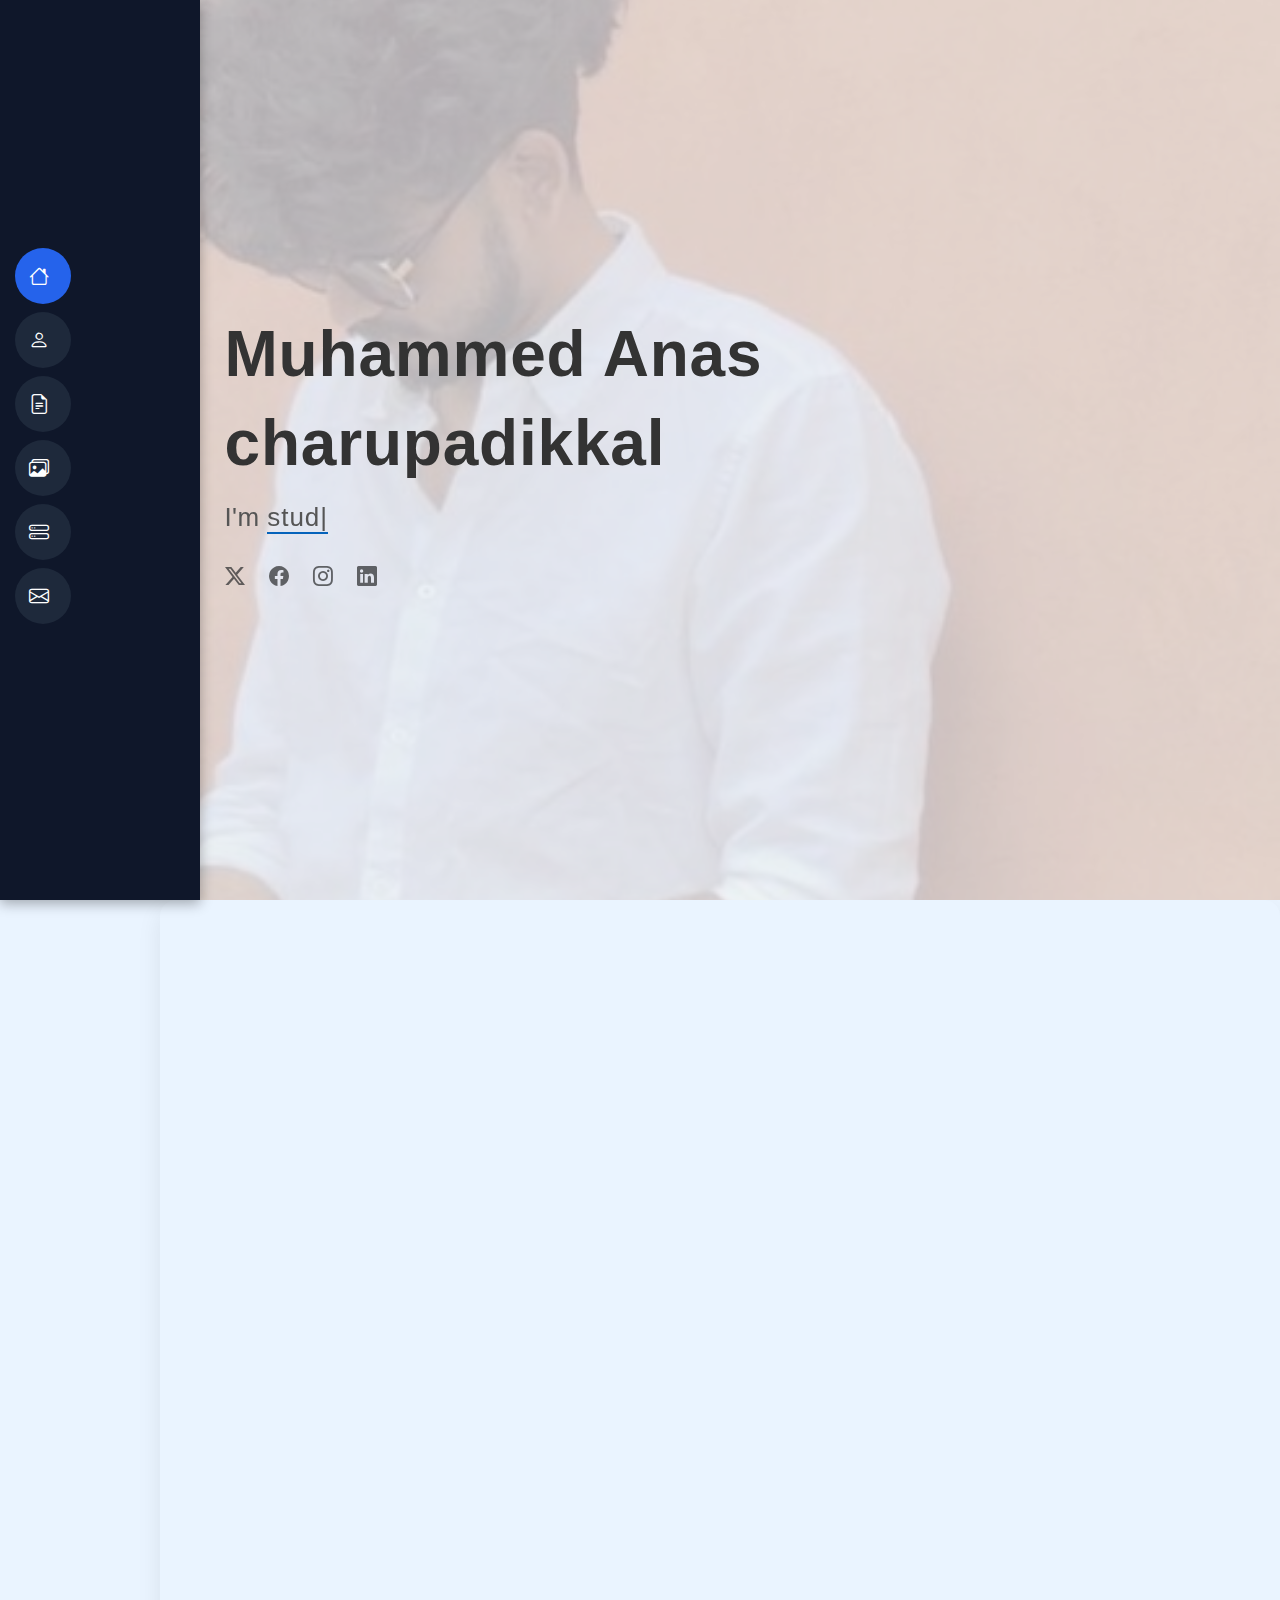
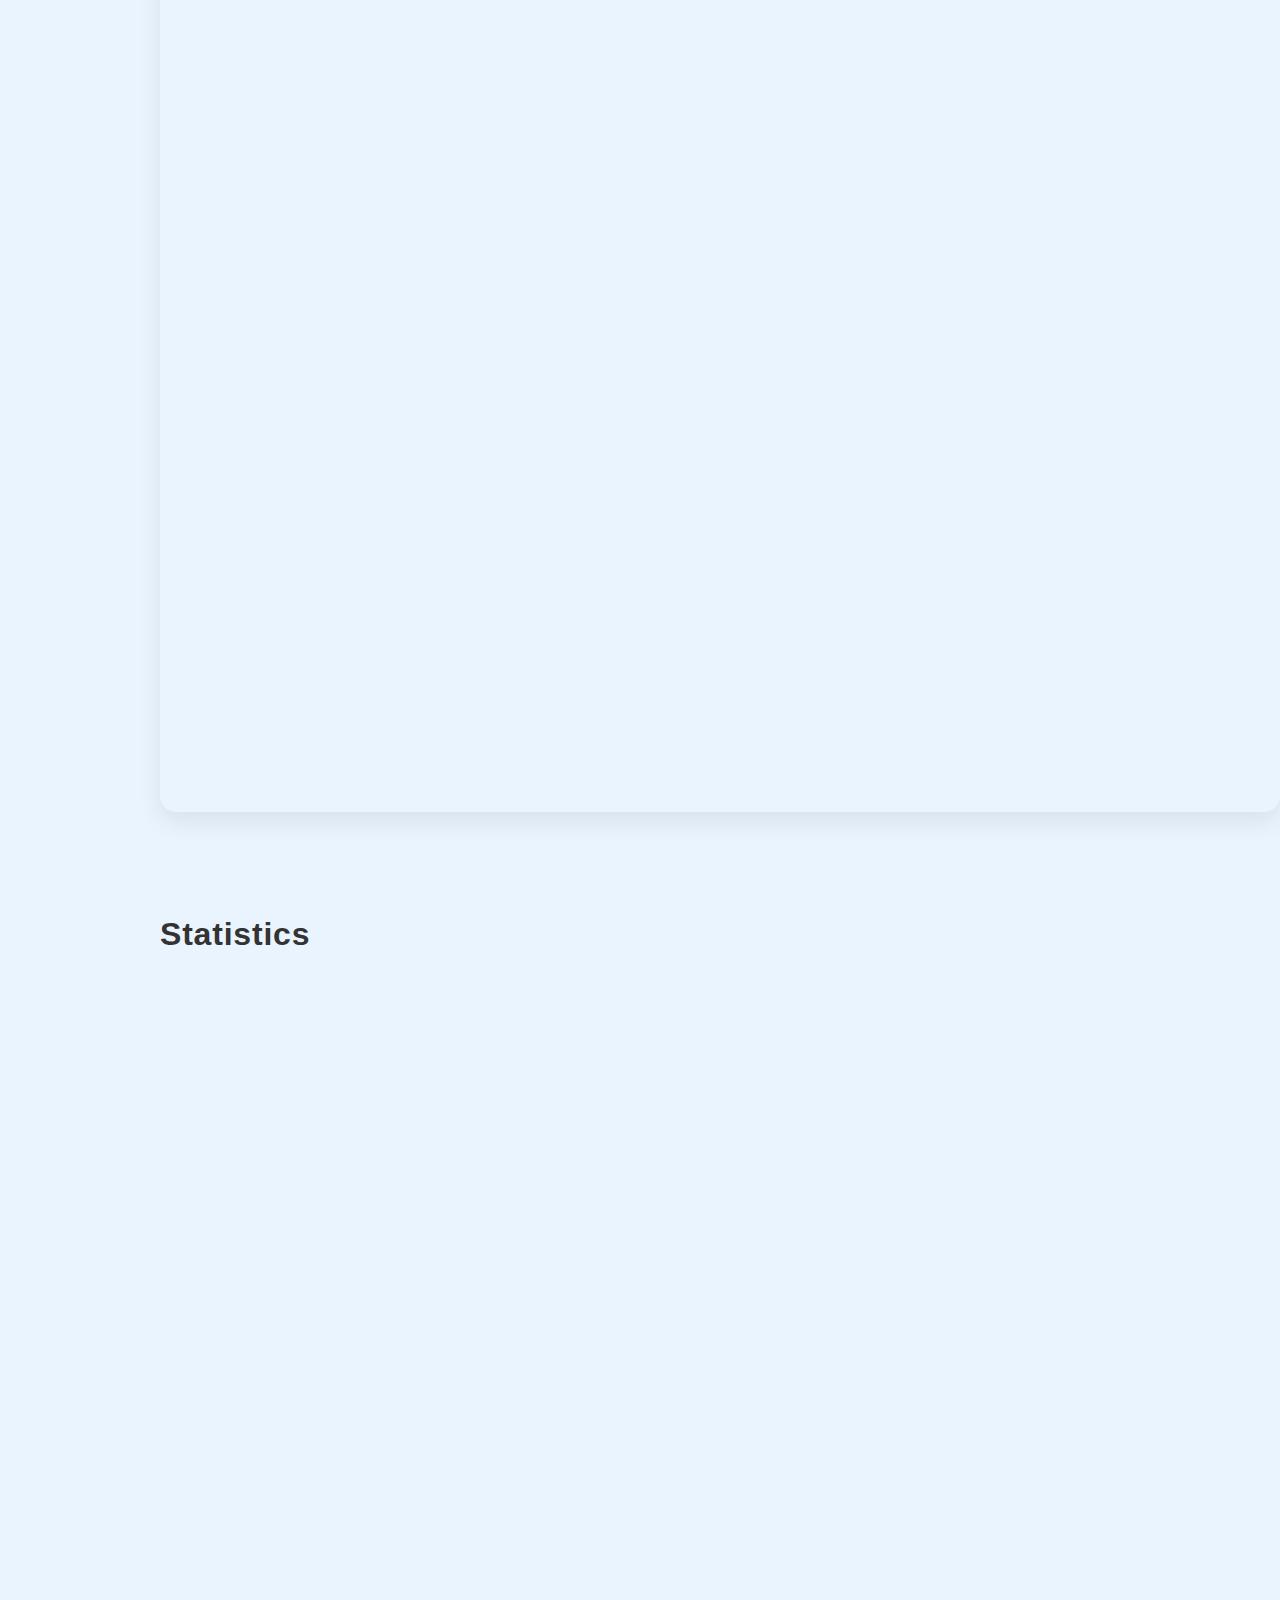
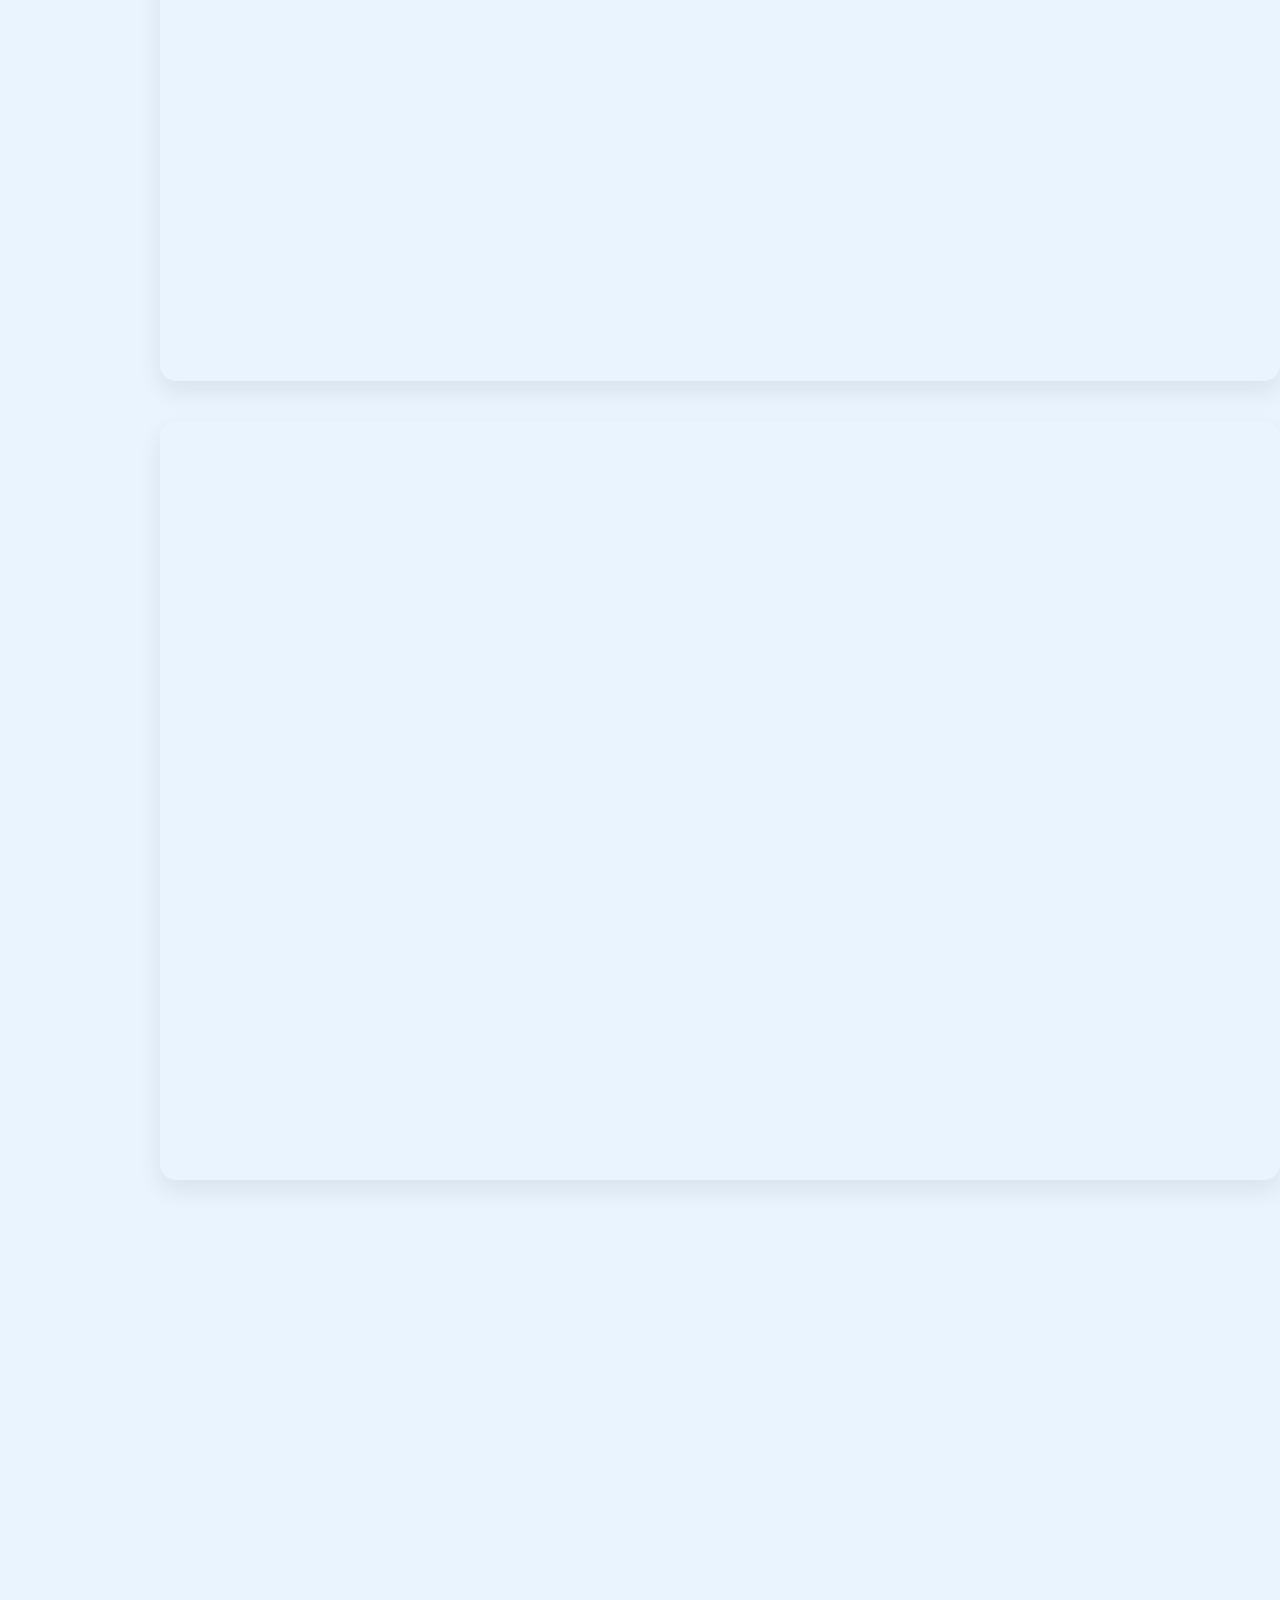
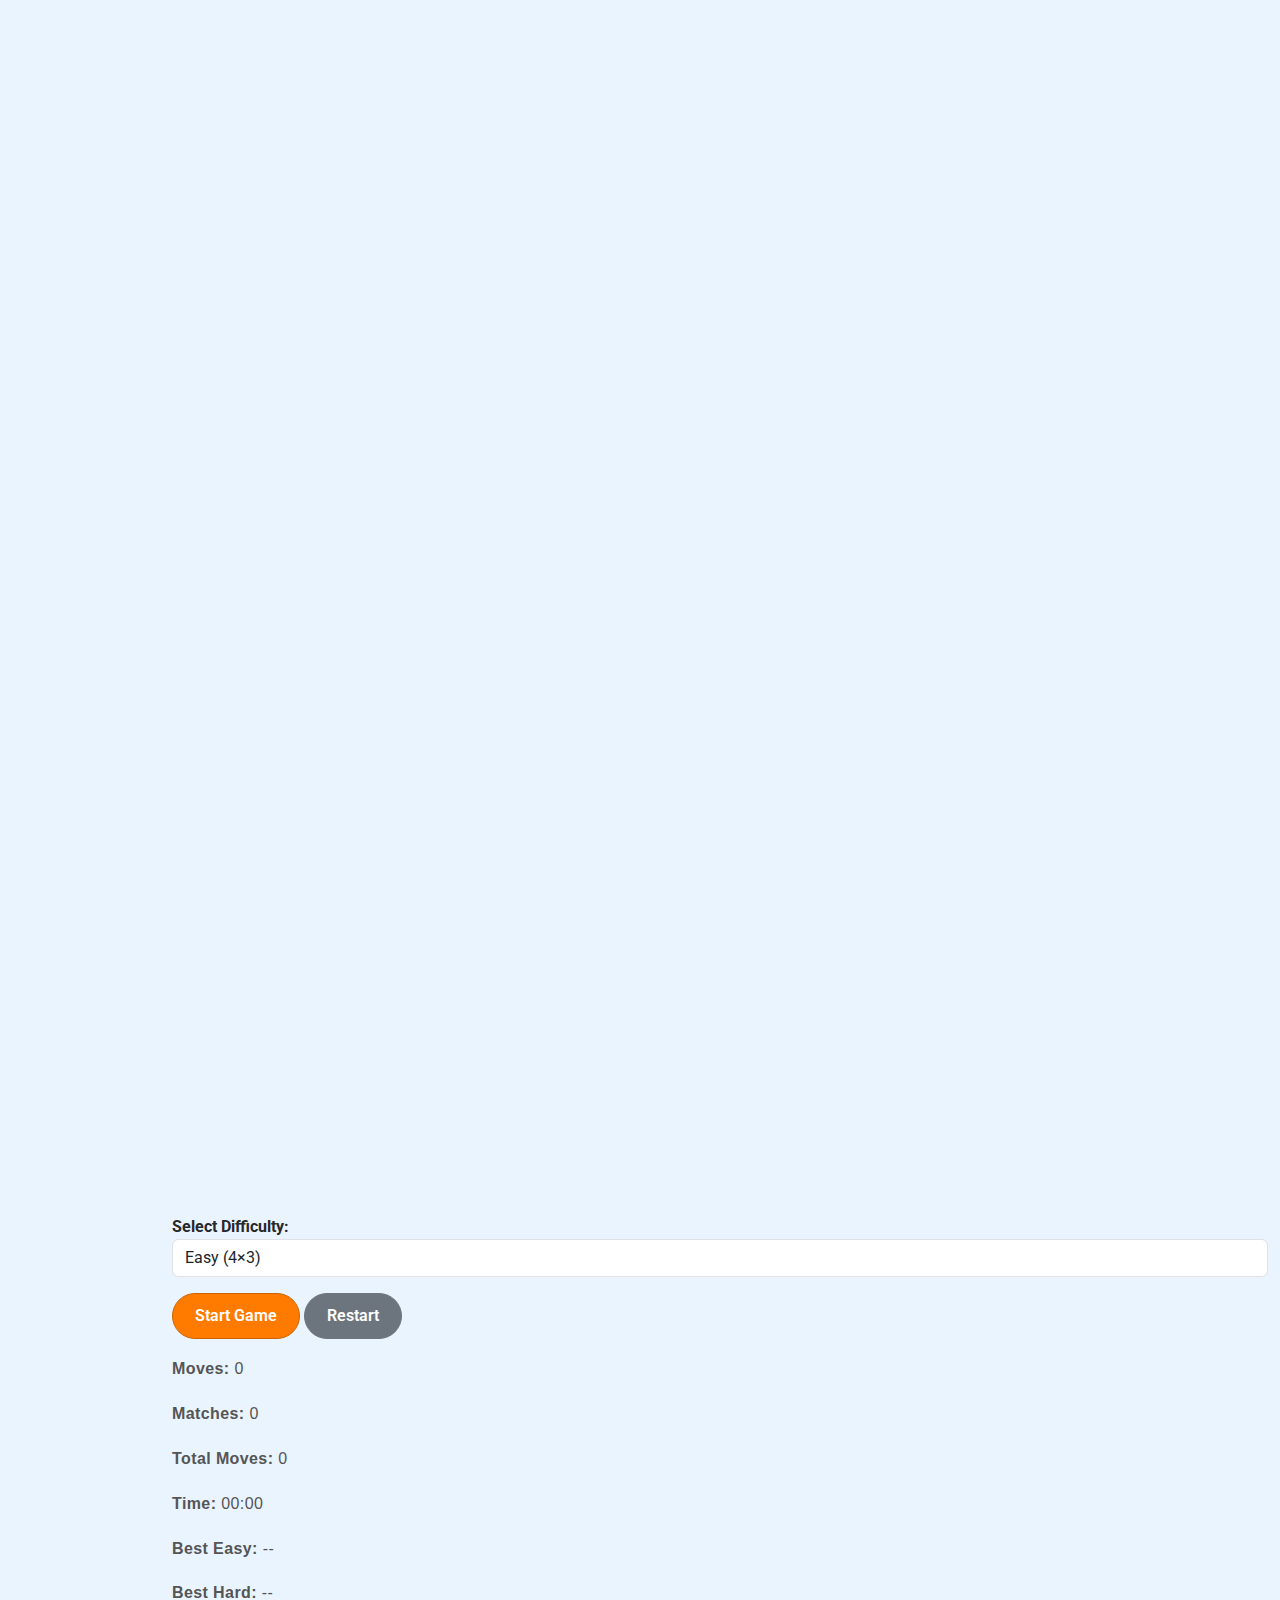
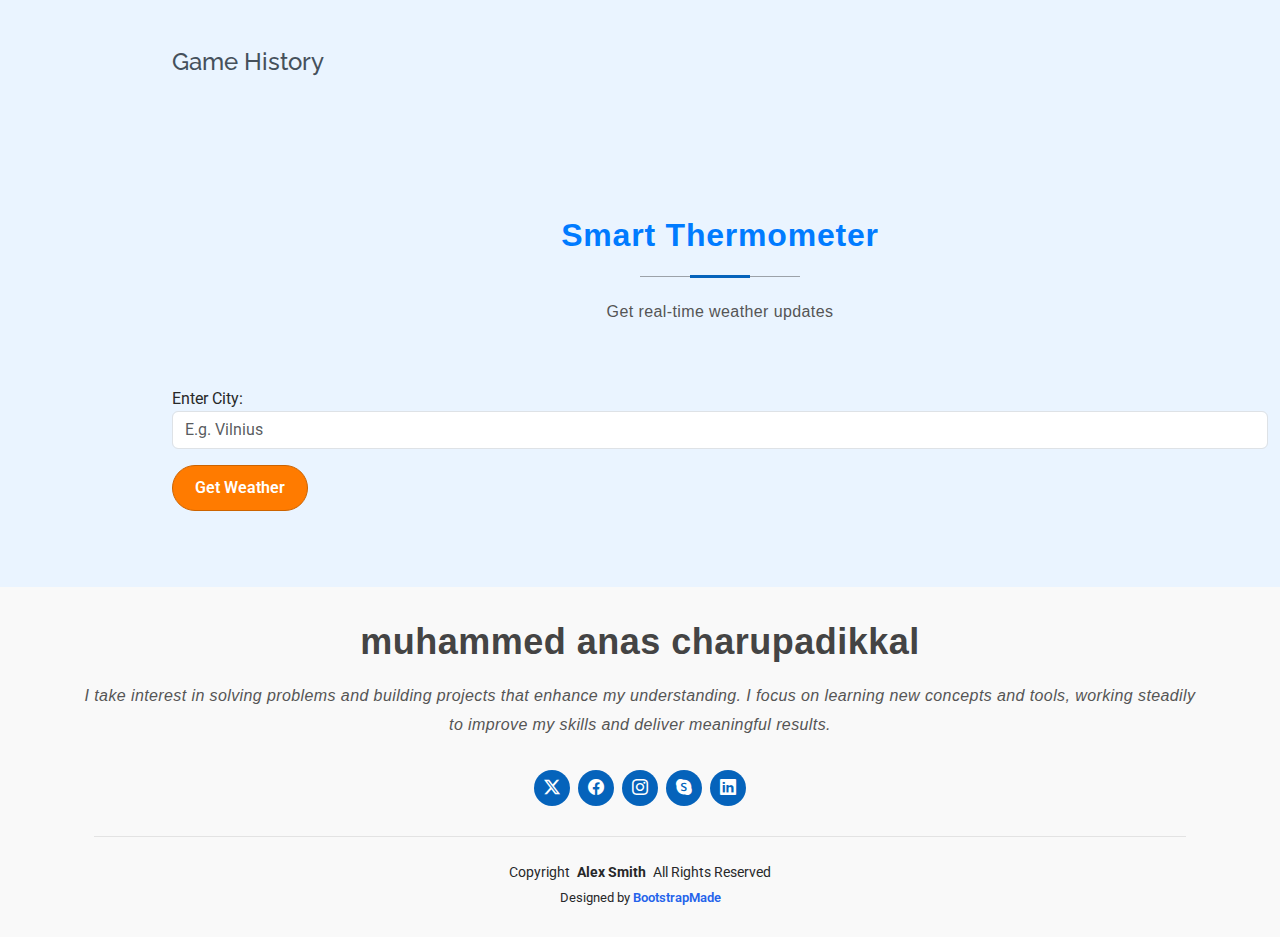
<file: index.html>
<!DOCTYPE html>
<html lang="en">

<head>
  <meta charset="utf-8">
  <meta content="width=device-width, initial-scale=1.0" name="viewport">
  <title>Index - MyResume Bootstrap Template</title>
  <meta content="" name="description">
  <meta content="" name="keywords">

  <!-- Favicons -->
  <link href="assets/img/favicon.png" rel="icon">
  <link href="assets/img/apple-touch-icon.png" rel="apple-touch-icon">

  <!-- Fonts -->
  <link href="https://fonts.googleapis.com" rel="preconnect">
  <link href="https://fonts.gstatic.com" rel="preconnect" crossorigin>
  <link href="https://fonts.googleapis.com/css2?family=Roboto:ital,wght@0,100;0,300;0,400;0,500;0,700;0,900;1,100;1,300;1,400;1,500;1,700;1,900&family=Poppins:ital,wght@0,100;0,200;0,300;0,400;0,500;0,600;0,700;0,800;0,900;1,100;1,200;1,300;1,400;1,500;1,600;1,700;1,800;1,900&family=Raleway:ital,wght@0,100;0,200;0,300;0,400;0,500;0,600;0,700;0,800;0,900;1,100;1,200;1,300;1,400;1,500;1,600;1,700;1,800;1,900&display=swap" rel="stylesheet">

  <!-- Vendor CSS Files -->
  <link href="assets/vendor/bootstrap/css/bootstrap.min.css" rel="stylesheet">
  <link href="assets/vendor/bootstrap-icons/bootstrap-icons.css" rel="stylesheet">
  <link href="assets/vendor/aos/aos.css" rel="stylesheet">
  <link href="assets/vendor/glightbox/css/glightbox.min.css" rel="stylesheet">
  <link href="assets/vendor/swiper/swiper-bundle.min.css" rel="stylesheet">

  <!-- Main CSS File -->
  <link href="assets/css/main.css" rel="stylesheet">
  <link href="assets/css/custom.css" rel="stylesheet">

  <!-- =======================================================
  * Template Name: MyResume
  * Template URL: https://bootstrapmade.com/free-html-bootstrap-template-my-resume/
  * Updated: Jun 29 2024 with Bootstrap v5.3.3
  * Author: BootstrapMade.com
  * License: https://bootstrapmade.com/license/
  ======================================================== -->
</head>

<body class="index-page">
  <div class="page-loader" id="pageLoader">
  <div class="loader-content">
    <div class="loader-spinner"></div>
    <div class="loader-text">
      <span class="loader-typing">Loading...</span>
    </div>
  </div>
</div>
<div class="decorative-shapes">
  <div class="shape circle"></div>
  <div class="shape square"></div>
  <div class="shape triangle"></div>
</div>






  <header id="header" class="header d-flex flex-column justify-content-center">

    <i class="header-toggle d-xl-none bi bi-list"></i>

    <nav id="navmenu" class="navmenu">
      <ul>
        <li><a href="#hero" class="active"><i class="bi bi-house navicon"></i><span>Home</span></a></li>
        <li><a href="#about"><i class="bi bi-person navicon"></i><span>About</span></a></li>
        <li><a href="#resume"><i class="bi bi-file-earmark-text navicon"></i><span>Resume</span></a></li>
        <li><a href="#portfolio"><i class="bi bi-images navicon"></i><span>Portfolio</span></a></li>
        <li><a href="#services"><i class="bi bi-hdd-stack navicon"></i><span>Services</span></a></li>
        <li><a href="#contact"><i class="bi bi-envelope navicon"></i><span>Contact</span></a></li>
      </ul>
    </nav>

  </header>

  <main class="main">

    <!-- Hero Section -->
    <section id="hero" class="hero section light-background">

      <img src="assets/img/img1.jpg" alt="">

      <div class="container" data-aos="zoom-out">
        <div class="row justify-content-center">
          <div class="col-lg-9">
            <h2>Muhammed Anas charupadikkal</h2>
            <p>I'm <span class="typed" data-typed-items="student, Developer, Freelancer, programmer">Designer</span><span class="typed-cursor typed-cursor--blink" aria-hidden="true"></span></p>
            <div class="social-links">
              <a href="#"><i class="bi bi-twitter-x"></i></a>
              <a href="#"><i class="bi bi-facebook"></i></a>
              <a href="#"><i class="bi bi-instagram"></i></a>
              <a href="#"><i class="bi bi-linkedin"></i></a>
            </div>
          </div>
        </div>
      </div>

    </section><!-- /Hero Section -->

    <!-- About Section -->
    <section id="about" class="about section">

      <!-- Section Title -->
      <div class="container section-title" data-aos="fade-up">
        <h2>About</h2>
        <p>
        Hello! My name is Muhammed Anas Charupadikkal, and I am a dedicated student who enjoys learning new 
        skills, especially in technology and web development. I like exploring how websites work and practicing 
        HTML, CSS, and Bootstrap by creating small projects. This portfolio is part of my coursework and helps 
        show my progress as I continue improving. I am motivated, hardworking, and always curious to try new 
        ideas. My goal is to develop stronger technical skills and build creative, useful projects in the future. 
        Learning step by step helps me become more confident and better prepared for real-world challenges.
        </p>
       <h3>My Skills</h3>

       <ul class="custom-list">
         <li>HTML</li>
         <li>CSS</li>
         <li>Bootstrap</li>
      </ul>

      <h3>Learning Steps</h3>

      <ol class="custom-counter">
        <li>Learn HTML</li>
        <li>Learn CSS</li>
        <li>Learn Bootstrap</li>
     </ol>
     
     <h3>Skill Table</h3>

     <table class="custom-table">
       <tr>
         <th>Skill</th>
         <th>Level</th>
       </tr>
       <tr>
         <td>HTML</td>
         <td>Beginner</td>
       </tr>
       <tr>
         <td>CSS</td>
         <td>Beginner</td>
       </tr>
       <tr>
        <td>Bootstrap</td>
        <td>Beginner</td>
       </tr>
       </table>


      </div><!-- End Section Title -->

      <div class="container" data-aos="fade-up" data-aos-delay="100">

        <div class="row gy-4 justify-content-center">
          <div class="col-lg-4">
            <img src="assets/img/profile.jpg" class="img-fluid" alt="">
          </div>
          <div class="col-lg-8 content">
            <h2>programmer &amp; Web Developer.</h2>
            <p class="fst-italic py-3">
              I am actively building my skills in Python, AI, and web technologies while working on meaningful projects to improve my knowledge and experience.
            </p>
            <div class="row">
              <div class="col-lg-6">
                <ul>
                  <li><i class="bi bi-chevron-right"></i> <strong>Birthday:</strong> <span>10 jun 2004</span></li>
                  <li><i class="bi bi-chevron-right"></i> <strong>Website:</strong> <span>www.example.com</span></li>
                  <li><i class="bi bi-chevron-right"></i> <strong>Phone:</strong> <span>+370 68133378</span></li>
                  <li><i class="bi bi-chevron-right"></i> <strong>City:</strong> <span>vilnius Lithuania</span></li>
                </ul>
              </div>
              <div class="col-lg-6">
                <ul>
                  <li><i class="bi bi-chevron-right"></i> <strong>Age:</strong> <span>22</span></li>
                  <li><i class="bi bi-chevron-right"></i> <strong>Degree:</strong> <span>Bachelor</span></li>
                  <li><i class="bi bi-chevron-right"></i> <strong>Email:</strong> <span>anascpa120@example.com</span></li>
                  <li><i class="bi bi-chevron-right"></i> <strong>Freelance:</strong> <span>Available</span></li>
                </ul>
              </div>
            </div>
            <p class="py-3">
              Artificial intelligence projects allow me to explore data, build models, and solve problems through logic and creativity. Learning Python helps me understand the foundation of programming, from simple tasks to advanced concepts. My focus is on improving accuracy, efficiency, and clarity in every project I work on. Each new challenge strengthens my knowledge and confidence as a student developer.
            </p>
          </div>
        </div>

      </div>

    </section><!-- /About Section -->

    <!-- Stats Section -->
    <section id="stats" class="stats section">
       <h2>Statistics</h2>

      <div class="container" data-aos="fade-up" data-aos-delay="100">

        <div class="row gy-4">

          <div class="col-lg-3 col-md-6 d-flex flex-column align-items-center">
            <i class="bi bi-emoji-smile"></i>
            <div class="stats-item">
              <span data-purecounter-start="0" data-purecounter-end="20" data-purecounter-duration="1" class="purecounter"></span>
              <p>Happy Clients</p>
            </div>
          </div><!-- End Stats Item -->

          <div class="col-lg-3 col-md-6 d-flex flex-column align-items-center">
            <i class="bi bi-journal-richtext"></i>
            <div class="stats-item">
              <span data-purecounter-start="0" data-purecounter-end="10" data-purecounter-duration="1" class="purecounter"></span>
              <p>Projects</p>
            </div>
          </div><!-- End Stats Item -->

          <div class="col-lg-3 col-md-6 d-flex flex-column align-items-center">
            <i class="bi bi-headset"></i>
            <div class="stats-item">
              <span data-purecounter-start="0" data-purecounter-end="1463" data-purecounter-duration="1" class="purecounter"></span>
              <p>Hours Of Support</p>
            </div>
          </div><!-- End Stats Item -->

          <div class="col-lg-3 col-md-6 d-flex flex-column align-items-center">
            <i class="bi bi-people"></i>
            .
            <div class="stats-item">
              <span data-purecounter-start="0" data-purecounter-end="50" data-purecounter-duration="1" class="purecounter"></span>
              <p>Hard Workers</p>
            </div>
          </div><!-- End Stats Item -->

        </div>

      </div>

    </section><!-- /Stats Section -->

    <!-- Skills Section -->
    <section id="skills" class="skills section">

      <!-- Section Title -->
      <div class="container section-title" data-aos="fade-up">
        <h2>Skills</h2>
        <p>"I am learning artificial intelligence and building projects in machine learning, data preprocessing, and model evaluation.</p>
      </div><!-- End Section Title -->

      <div class="container" data-aos="fade-up" data-aos-delay="100">

        <div class="row skills-content skills-animation">

          <div class="col-lg-6">

            <div class="progress">
              <span class="skill"><span>HTML</span> <i class="val">100%</i></span>
              <div class="progress-bar-wrap">
                <div class="progress-bar" role="progressbar" aria-valuenow="100" aria-valuemin="0" aria-valuemax="100"></div>
              </div>
            </div><!-- End Skills Item -->

            <div class="progress">
              <span class="skill"><span>CSS</span> <i class="val">90%</i></span>
              <div class="progress-bar-wrap">
                <div class="progress-bar" role="progressbar" aria-valuenow="90" aria-valuemin="0" aria-valuemax="100"></div>
              </div>
            </div><!-- End Skills Item -->

            <div class="progress">
              <span class="skill"><span>JavaScript</span> <i class="val">75%</i></span>
              <div class="progress-bar-wrap">
                <div class="progress-bar" role="progressbar" aria-valuenow="75" aria-valuemin="0" aria-valuemax="100"></div>
              </div>
            </div><!-- End Skills Item -->

          </div>

          <div class="col-lg-6">

            <div class="progress">
              <span class="skill"><span>Problem solving</span> <i class="val">80%</i></span>
              <div class="progress-bar-wrap">
                <div class="progress-bar" role="progressbar" aria-valuenow="80" aria-valuemin="0" aria-valuemax="100"></div>
              </div>
            </div><!-- End Skills Item -->

            <div class="progress">
              <span class="skill"><span>WordPress/CMS</span> <i class="val">90%</i></span>
              <div class="progress-bar-wrap">
                <div class="progress-bar" role="progressbar" aria-valuenow="90" aria-valuemin="0" aria-valuemax="100"></div>
              </div>
            </div><!-- End Skills Item -->

            <div class="progress">
              <span class="skill"><span>python</span> <i class="val">55%</i></span>
              <div class="progress-bar-wrap">
                <div class="progress-bar" role="progressbar" aria-valuenow="55" aria-valuemin="0" aria-valuemax="100"></div>
              </div>
            </div><!-- End Skills Item -->

          </div>

        </div>

      </div>

    </section><!-- /Skills Section -->

    <!-- Resume Section -->
    <section id="resume" class="resume section">

      <!-- Section Title -->
      <div class="container section-title" data-aos="fade-up">
        <h2>Resume</h2>
      <p>Here is a short summary of my education, skills, and experience.</p>

      </div><!-- End Section Title -->

      <div class="container">

        <div class="row">

          <div class="col-lg-6" data-aos="fade-up" data-aos-delay="100">
            <h3 class="resume-title">Sumary</h3>

            <div class="resume-item pb-0">
              <h4>Muhammed Anas Charupadikkal</h4>
              <p><em>I am a motivated student interested in web development and technology. I enjoy learning new skills step by step and building small projects.</em></p>
              <ul>
                <li>Lithuania</li>
                <li>68133378</li>
                <li>anascpa120@gmail.com</li>
              </ul>
            </div><!-- Edn Resume Item -->

            <h3 class="resume-title">Education</h3>
            <div class="resume-item">
              <h4>Artificial Intelligence System</h4>
              <h5>2024 - 2025</h5>
              <p><em>Vilnius Gedmino Technical university...</em></p>
              <p>Coursework includes web development, databases, programming fundamentals, and computer systems. I am developing strong problem-solving skills and gaining experience through hands-on assignments and practical projects.</p>
            </div><!-- Edn Resume Item -->

            <div class="resume-item">
              <h4>Higher Secondary Education (Computer Science)</h4>
              <h5>2021 - 2023</h5>
              <p><em>Kerala, India</em></p>
              <p><em>KUMARENULLUR HIGH SCHOOL </em></p>
              <p> Completed higher secondary education with a focus on computer science, programming fundamentals, mathematics, and problem-solving.</p>
            </div><!-- Edn Resume Item -->

          </div>

          <div class="col-lg-6" data-aos="fade-up" data-aos-delay="200">
            <h3 class="resume-title">Professional Experience</h3>
            <div class="resume-item">
              <h4>HTML Learning Mini Projects</h4>
              <h5>2024 - Present</h5>
              <p><em>SELF LEARNING</em></p>
              <ul>
                <li>Worked on classification and regression models using Python.</li>
                <li>Practiced data preprocessing, feature engineering, and model evaluation.</li>
              </ul>
            </div><!-- Edn Resume Item -->

            <div class="resume-item">
              <h4>Python Programming Projects</h4>
              <h5>2024 - 2025</h5>
              <p><em>Personal Learning</em></p>
              <ul>
                <li>Developed small programs to improve logic-building and coding skills.</li>
                <li>Worked with loops, functions, file handling, and object-oriented programming.</li>
              </ul>
            </div><!-- Edn Resume Item -->

          </div>

        </div>

      </div>

    </section><!-- /Resume Section -->

    <!-- Portfolio Section -->
    <section id="portfolio" class="portfolio section">

      <!-- Section Title -->
      <div class="container section-title" data-aos="fade-up">
        <h2>Portfolio</h2>
        <p>Learning and practice help me grow steadily. Concepts in Python and AI guide my understanding step by step. Skills improve through dedication and effort. Every challenge adds to my confidence. Nothing stops progress when curiosity leads the way. Growth continues as I explore more technologies.</p>
      </div><!-- End Section Title -->

      <div class="container">

        <div class="isotope-layout" data-default-filter="*" data-layout="masonry" data-sort="original-order">

          <ul class="portfolio-filters isotope-filters" data-aos="fade-up" data-aos-delay="100">
            <li data-filter="*" class="filter-active">All</li>
            <li data-filter=".filter-app">App</li>
            <li data-filter=".filter-product">Card</li>
            <li data-filter=".filter-branding">Web</li>
          </ul><!-- End Portfolio Filters -->

          <div class="row gy-4 isotope-container" data-aos="fade-up" data-aos-delay="200">

          <div class="col-lg-4 col-md-6 portfolio-item isotope-item filter-app">
            <img src="assets/img/masonry-portfolio-1.jpg" class="img-fluid" alt="Project 1 Image">
            <div class="portfolio-info">
            <h4>Project 1</h4>
            <p>A new project showcasing my work with proper image and description.</p>
            <a href="assets/img/masonry-portfolio-1.jpg" title="Project 1" class="details-link"><i class="bi bi-link-45deg"></i></a>
           </div>
            </div><!-- End Portfolio Item -->

          <div class="col-lg-4 col-md-6 portfolio-item isotope-item filter-product">
            <img src="assets/img/masonry-portfolio-2.jpg" class="img-fluid" alt="">
            <div class="portfolio-info">
              <h4>Project 2</h4>
              <p>A basic college mini-project demonstrating creativity and learning.</p>
              <a href="assets/img/masonry-portfolio-2.jpg" title="Project 2" class="details-link"><i class="bi bi-link-45deg"></i></a>
           </div>
            </div><!-- End Portfolio Item -->

          <div class="col-lg-4 col-md-6 portfolio-item isotope-item filter-branding">
            <img src="assets/img/masonry-portfolio-3.jpg" class="img-fluid" alt="">
            <div class="portfolio-info">
              <h4>Project 3</h4>
              <p>A simple academic task or practice work completed during studies.</p>
              <a href="assets/img/masonry-portfolio-3.jpg" title="Project 3" class="details-link"><i class="bi bi-link-45deg"></i></a>
           </div>
            </div><!-- End Portfolio Item -->

          </div><!-- End Portfolio Container -->

        </div>

      </div>

    </section><!-- /Portfolio Section -->

    <!-- Services Section -->
    <section id="services" class="services section">

      <!-- Section Title -->
      <div class="container section-title" data-aos="fade-up">
        <h2>Services</h2>
        <p>Here are the areas I am currently learning and building skills in as an AI and computer science student.</p>
      </div><!-- End Section Title -->

      <div class="container">

        <div class="row gy-4">

       <div class="col-lg-4 col-md-6 service-item" data-aos="fade-up" data-aos-delay="100">
        <div class="service-video">
        <iframe style="width:100%;" height="250"
          src="https://www.youtube.com/embed/_GTMOmRrqkU"
          title="My YouTube Project Video"
          allow="accelerometer; autoplay; clipboard-write; encrypted-media; gyroscope; picture-in-picture"
         allowfullscreen>
       </iframe>
    </div>
       <h3>Project Demo (YouTube)</h3>
       <p>This video shows an overview of my project / work / learning.</p>
    </div>
         <!-- End Service Item -->

         <div class="col-lg-4 col-md-6 service-item" data-aos="fade-up" data-aos-delay="300">
           <audio controls style="width: 100%; margin-bottom: 10px;">
             <source src="assets/media/mp3-output-ttsfree(dot)com.mp3" type="audio/mpeg">
             Your browser does not support the audio element.
           </audio>
           <h3>Audio Introduction</h3>
           <p>This audio gives a quick explanation of my learning journey and the projects I am working on.</p>
         </div><!-- End Service Item -->

         <div class="col-lg-4 col-md-6 service-item" data-aos="fade-up" data-aos-delay="100">
           <video style="width:100%;" controls>
            <source src="assets/media/myvideo.mp4" type="video/mp4">
            Your browser does not support the video tag.
           </video>
          <h3>Local Video Demo</h3>
          <p>This is a short local demo video showcasing my work and learning progress.</p>
         </div><!-- End Service Item -->
        
        </div>

      </div>

    </section><!-- /Services Section -->

    <!-- Testimonials Section -->
    <section id="testimonials" class="testimonials section">

      <!-- Section Title -->
      <div class="container section-title" data-aos="fade-up">
        <h2>Testimonials</h2>
      </div><!-- End Section Title -->

      <div class="container" data-aos="fade-up" data-aos-delay="100">

        <div class="swiper init-swiper">
          <script type="application/json" class="swiper-config">
            {
              "loop": true,
              "speed": 600,
              "autoplay": {
                "delay": 5000
              },
              "slidesPerView": "auto",
              "pagination": {
                "el": ".swiper-pagination",
                "type": "bullets",
                "clickable": true
              }
            }
          </script>
          <div class="swiper-wrapper">

            <div class="swiper-slide">
              <div class="testimonial-item">
                <div class="row gy-4 justify-content-center">
                  <div class="col-lg-6">
                    <div class="testimonial-content">
                      <p>
                        <i class="bi bi-quote quote-icon-left"></i>
                        <span>Smooth and balanced actions lead to meaningful results, supported by consistent effort and careful planning. Growth comes from discipline, steady improvement, and building strong foundations. Progress becomes natural when learning is continuous and guided with purpose.</span>
                        <i class="bi bi-quote quote-icon-right"></i>
                      </p>
                      <h3>Saul Goodman</h3>
                      <h4>Ceo &amp; Founder</h4>
                      <div class="stars">
                        <i class="bi bi-star-fill"></i><i class="bi bi-star-fill"></i><i class="bi bi-star-fill"></i><i class="bi bi-star-fill"></i><i class="bi bi-star-fill"></i>
                      </div>
                    </div>
                  </div>
                  <div class="col-lg-2 text-center">
                    <img src="assets/img/testimonials/testimonials-1.jpg" class="img-fluid testimonial-img" alt="">
                  </div>
                </div>
              </div>
            </div><!-- End testimonial item -->

            <div class="swiper-slide">
              <div class="testimonial-item">
                <div class="row gy-4 justify-content-center">
                  <div class="col-lg-6">
                    <div class="testimonial-content">
                      <p>
                        <i class="bi bi-quote quote-icon-left"></i>
                        <span>"Sometimes there are difficulties that require effort and patience, but I continue learning and improving through steady practice. Even when challenges appear, I stay focused on my goals and work with dedication to build better skills. Every step forward helps me grow and become more confident in what I do.</span>
                        <i class="bi bi-quote quote-icon-right"></i>
                      </p>
                      <h3>Sara Wilsson</h3>
                      <h4>Designer</h4>
                      <div class="stars">
                        <i class="bi bi-star-fill"></i><i class="bi bi-star-fill"></i><i class="bi bi-star-fill"></i><i class="bi bi-star-fill"></i><i class="bi bi-star-fill"></i>
                      </div>
                    </div>
                  </div>
                  <div class="col-lg-2 text-center">
                    <img src="assets/img/testimonials/testimonials-2.jpg" class="img-fluid testimonial-img" alt="">
                  </div>
                </div>
              </div>
            </div><!-- End testimonial item -->

            <div class="swiper-slide">
              <div class="testimonial-item">
                <div class="row gy-4 justify-content-center">
                  <div class="col-lg-6">
                    <div class="testimonial-content">
                      <p>
                        <i class="bi bi-quote quote-icon-left"></i>
                        <span>I continue to work consistently, learning step by step and improving through every task I complete. Even small efforts help me grow, and I stay focused on developing my skills with patience and determination. My goal is to keep progressing, no matter how challenging the journey may be.</span>
                        <i class="bi bi-quote quote-icon-right"></i>
                      </p>
                      <h3>Jena Karlis</h3>
                      <h4>Store Owner</h4>
                      <div class="stars">
                        <i class="bi bi-star-fill"></i><i class="bi bi-star-fill"></i><i class="bi bi-star-fill"></i><i class="bi bi-star-fill"></i><i class="bi bi-star-fill"></i>
                      </div>
                    </div>
                  </div>
                  <div class="col-lg-2 text-center">
                    <img src="assets/img/testimonials/testimonials-3.jpg" class="img-fluid testimonial-img" alt="">
                  </div>
                </div>
              </div>
            </div><!-- End testimonial item -->

            <div class="swiper-slide">
              <div class="testimonial-item">
                <div class="row gy-4 justify-content-center">
                  <div class="col-lg-6">
                    <div class="testimonial-content">
                      <p>
                        <i class="bi bi-quote quote-icon-left"></i>
                        <span>I wanted to avoid things that cause discomfort, as I aim to complete my work with care and without mistakes. I try to minimize errors and focus on doing meaningful tasks with dedication, while avoiding anything unnecessary or distracting.</span>
                        <i class="bi bi-quote quote-icon-right"></i>
                      </p>
                      <h3>John Larson</h3>
                      <h4>Entrepreneur</h4>
                      <div class="stars">
                        <i class="bi bi-star-fill"></i><i class="bi bi-star-fill"></i><i class="bi bi-star-fill"></i><i class="bi bi-star-fill"></i><i class="bi bi-star-fill"></i>
                      </div>
                    </div>
                  </div>
                  <div class="col-lg-2 text-center">
                    <img src="assets/img/testimonials/testimonials-4.jpg" class="img-fluid testimonial-img" alt="">
                  </div>
                </div>
              </div>
            </div><!-- End testimonial item -->

          </div>
          <div class="swiper-pagination"></div>
        </div>

      </div>

    </section><!-- /Testimonials Section -->

    <!-- Contact Section -->
   <section id="contact" class="contact section">

  <!-- Section Title -->
  <div class="container section-title" data-aos="fade-up">
    <h2>Contact</h2>
  </div>

  <div class="container" data-aos="fade" data-aos-delay="100">
    <div class="row gy-4">

      <!-- LEFT INFO -->
      <div class="col-lg-4">

        <div class="info-item d-flex" data-aos="fade-up" data-aos-delay="200">
          <i class="bi bi-geo-alt flex-shrink-0"></i>
          <div>
            <h3>Address</h3>
            <p>pelesos g1 vilnius</p>
          </div>
        </div>

        <div class="info-item d-flex" data-aos="fade-up" data-aos-delay="300">
          <i class="bi bi-telephone flex-shrink-0"></i>
          <div>
            <h3>Call Us</h3>
            <p>+370 68133378</p>
          </div>
        </div>

        <div class="info-item d-flex" data-aos="fade-up" data-aos-delay="400">
          <i class="bi bi-envelope flex-shrink-0"></i>
          <div>
            <h3>Email Us</h3>
            <p>anascpa120@gmail.com</p>
          </div>
        </div>

      </div>

      <!-- FORM SIDE -->
      <div class="col-lg-8">

        <form id="customContactForm" class="php-email-form" data-aos="fade-up" data-aos-delay="200">

          <div class="row gy-4">

            <!-- Name -->
            <div class="col-md-6">
              <input type="text" name="name" class="form-control" placeholder="Your Name" required>
            </div>

            <!-- Surname -->
            <div class="col-md-6">
              <input type="text" name="surname" class="form-control" placeholder="Your Surname" required>
            </div>

            <!-- Email -->
            <div class="col-md-6">
              <input type="email" name="email" class="form-control" placeholder="Your Email" required>
            </div>

            <!-- Phone -->
            <div class="col-md-6">
              <input type="text" name="phone" class="form-control" placeholder="Phone Number" required>
            </div>

            <!-- Address -->
            <div class="col-md-12">
              <input type="text" name="address" class="form-control" placeholder="Your Address" required>
            </div>

            <!-- Rating 1 -->
            <div class="col-md-4">
              <label>Design Rating (1–10)</label>
              <input type="number" name="rating1" class="form-control" min="1" max="10" required>
            </div>

            <!-- Rating 2 -->
            <div class="col-md-4">
              <label>Usability Rating (1–10)</label>
              <input type="number" name="rating2" class="form-control" min="1" max="10" required>
            </div>

            <!-- Rating 3 -->
            <div class="col-md-4">
              <label>Content Rating (1–10)</label>
              <input type="number" name="rating3" class="form-control" min="1" max="10" required>
            </div>

            <!-- Message -->
            <div class="col-md-12">
              <textarea name="message" class="form-control" rows="6" placeholder="Message" required></textarea>
            </div>

            <!-- Output Area -->
            <div class="col-md-12">
              <div id="formResults" class="mt-3" style="display:none;"></div>
            </div>

            <!-- Submit -->
            <div class="col-md-12 text-center">
              <button type="submit">Submit Form</button>
            </div>

          </div>

        </form>

      </div>

    </div>
  </div>
</section>
<section id="memory-game" class="game section">

  <div class="container section-title" data-aos="fade-up">
    <h2>Memory Game</h2>
    <p>Try to match all the cards!</p>
  </div>

  <div class="container">

    <!-- Difficulty Selector -->
    <div class="mb-3">
      <label><strong>Select Difficulty:</strong></label>
      <select id="difficulty" class="form-control">
        <option value="easy">Easy (4×3)</option>
        <option value="hard">Hard (6×4)</option>
      </select>
    </div>

    <!-- Game Buttons -->
    <div class="mb-3">
      <button id="startGame" class="btn btn-primary">Start Game</button>
      <button id="restartGame" class="btn btn-secondary">Restart</button>
    </div>

    <!-- Stats Panel -->
    <div id="stats" class="mb-3">
      <p><strong>Moves:</strong> <span id="moves">0</span></p>
      <p><strong>Matches:</strong> <span id="matches">0</span></p>

      <!-- NEW: Required for Lab 12 -->
      <p><strong>Total Moves:</strong> <span id="moveCount">0</span></p>
      <p><strong>Time:</strong> <span id="timeElapsed">00:00</span></p>

      <p><strong>Best Easy:</strong> <span id="bestEasy">--</span></p>
      <p><strong>Best Hard:</strong> <span id="bestHard">--</span></p>
    </div>

    <!-- Game Board -->
    <div id="gameBoard" class="game-board"></div>

    <!-- Win Message -->
    <div id="winMessage" class="alert alert-success mt-3" style="display:none;">
      🎉 Congratulations! You matched all the cards!
    </div>

    <!-- NEW: GAME HISTORY -->
    <div class="mt-4">
      <h4>Game History</h4>
      <ul id="historyList"></ul>
    </div>

  </div>
</section>
<section id="weather" class="section">
  <div class="container section-title">
    <h2>Smart Thermometer</h2>
    <p>Get real-time weather updates</p>
  </div>

  <div class="container">

    <div class="mb-3">
      <label>Enter City:</label>
      <input type="text" id="cityInput" class="form-control" placeholder="E.g. Vilnius">
    </div>

    <button id="getWeather" class="btn btn-primary mb-3">Get Weather</button>

    <div id="weatherResult" class="alert alert-info" style="display:none;"></div>

  </div>
</section>



  </main>

  <footer id="footer" class="footer position-relative light-background">
    <div class="container">
      <h3 class="sitename">muhammed anas charupadikkal</h3>
      <p>I take interest in solving problems and building projects that enhance my understanding. I focus on learning new concepts and tools, working steadily to improve my skills and deliver meaningful results.</p>
      <div class="social-links d-flex justify-content-center">
        <a href=""><i class="bi bi-twitter-x"></i></a>
        <a href=""><i class="bi bi-facebook"></i></a>
        <a href=""><i class="bi bi-instagram"></i></a>
        <a href=""><i class="bi bi-skype"></i></a>
        <a href=""><i class="bi bi-linkedin"></i></a>
      </div>
      <div class="container">
        <div class="copyright">
          <span>Copyright</span> <strong class="px-1 sitename">Alex Smith</strong> <span>All Rights Reserved</span>
        </div>
        <div class="credits">
          <!-- All the links in the footer should remain intact. -->
          <!-- You can delete the links only if you've purchased the pro version. -->
          <!-- Licensing information: https://bootstrapmade.com/license/ -->
          <!-- Purchase the pro version with working PHP/AJAX contact form: [buy-url] -->
          Designed by <a href="https://bootstrapmade.com/">BootstrapMade</a>
        </div>
      </div>
    </div>
  </footer>

  <!-- Scroll Top -->
  <a href="#" id="scroll-top" class="scroll-top d-flex align-items-center justify-content-center"><i class="bi bi-arrow-up-short"></i></a>

  <!-- Preloader -->
  <div id="preloader"></div>

  <!-- Vendor JS Files -->
  <script src="assets/vendor/bootstrap/js/bootstrap.bundle.min.js"></script>
  <script src="assets/vendor/php-email-form/validate.js"></script>
  <script src="assets/vendor/aos/aos.js"></script>
  <script src="assets/vendor/typed.js/typed.umd.js"></script>
  <script src="assets/vendor/purecounter/purecounter_vanilla.js"></script>
  <script src="assets/vendor/waypoints/noframework.waypoints.js"></script>
  <script src="assets/vendor/glightbox/js/glightbox.min.js"></script>
  <script src="assets/vendor/imagesloaded/imagesloaded.pkgd.min.js"></script>
  <script src="assets/vendor/isotope-layout/isotope.pkgd.min.js"></script>
  <script src="assets/vendor/swiper/swiper-bundle.min.js"></script>

  <!-- Main JS File -->
  <script src="assets/js/main.js"></script>
  <script src="assets/js/custom.js"></script>
  <script>
document.getElementById("getWeather").addEventListener("click", function () {
  let city = document.getElementById("cityInput").value.trim();

  if (!city) {
    alert("Please enter a city name!");
    return;
  }

  const apiURL = `https://api.open-meteo.com/v1/forecast?latitude=54.6872&longitude=25.2797&current_weather=true`;

  fetch(apiURL)
    .then(response => response.json())
    .then(data => {
      const weatherBox = document.getElementById("weatherResult");
      const temp = data.current_weather.temperature;
      const wind = data.current_weather.windspeed;

      weatherBox.style.display = "block";
      weatherBox.innerHTML = `
        <strong>City:</strong> ${city}<br>
        <strong>Temperature:</strong> ${temp}°C<br>
        <strong>Wind Speed:</strong> ${wind} km/h
      `;
    })
    .catch(error => {
      alert("Error fetching weather data.");
      console.error(error);
    });
});
</script>
 <script>
  setTimeout(function () {
    var loader = document.getElementById("pageLoader");
    if (loader) {
      loader.style.display = "none";
    }
  }, 800);
</script>



</body>

</html>
</file>
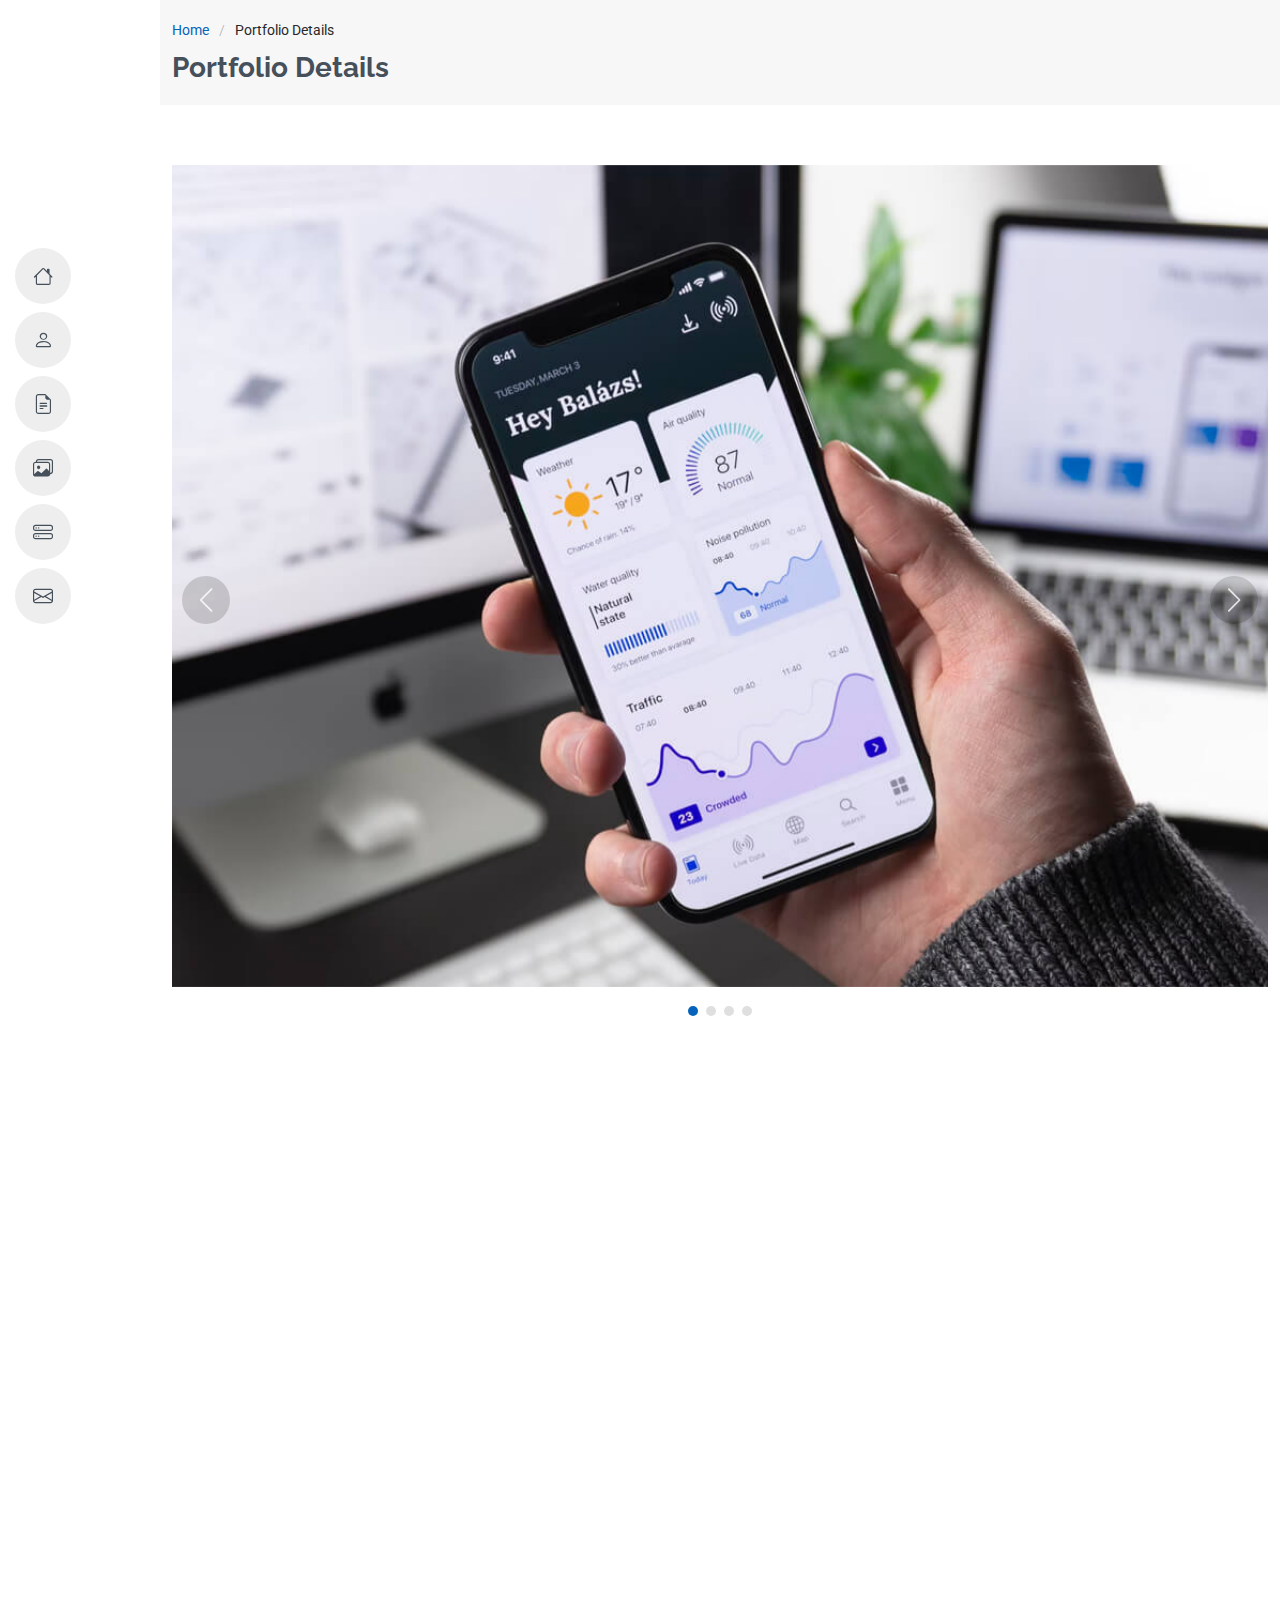
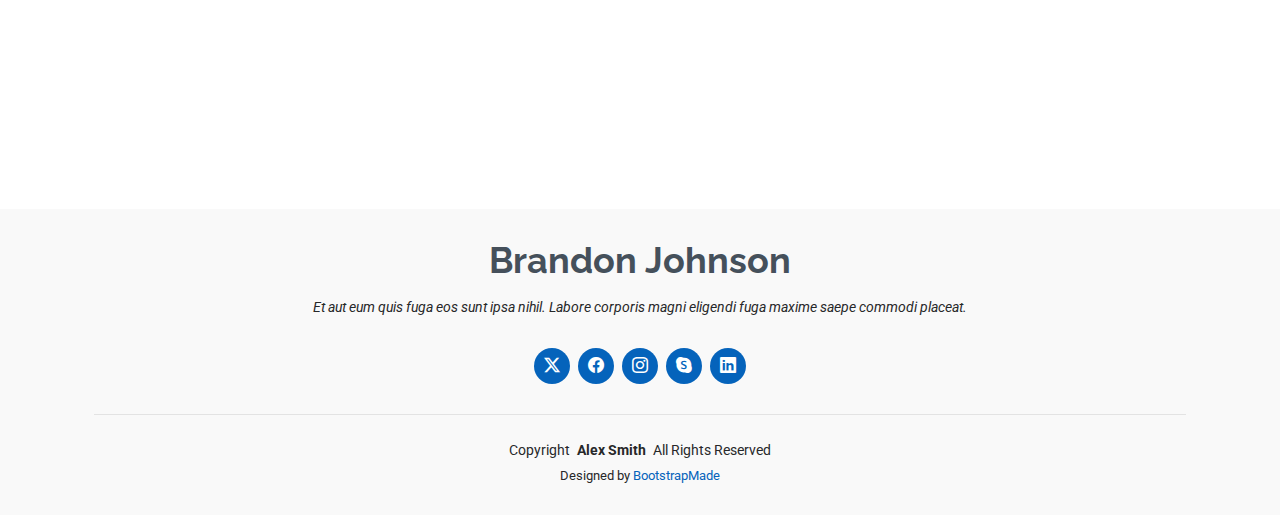
<file: portfolio-details.html>
<!DOCTYPE html>
<html lang="en">

<head>
  <meta charset="utf-8">
  <meta content="width=device-width, initial-scale=1.0" name="viewport">
  <title>Portfolio Details - MyResume Bootstrap Template</title>
  <meta content="" name="description">
  <meta content="" name="keywords">

  <!-- Favicons -->
  <link href="assets/img/favicon.png" rel="icon">
  <link href="assets/img/apple-touch-icon.png" rel="apple-touch-icon">

  <!-- Fonts -->
  <link href="https://fonts.googleapis.com" rel="preconnect">
  <link href="https://fonts.gstatic.com" rel="preconnect" crossorigin>
  <link href="https://fonts.googleapis.com/css2?family=Roboto:ital,wght@0,100;0,300;0,400;0,500;0,700;0,900;1,100;1,300;1,400;1,500;1,700;1,900&family=Poppins:ital,wght@0,100;0,200;0,300;0,400;0,500;0,600;0,700;0,800;0,900;1,100;1,200;1,300;1,400;1,500;1,600;1,700;1,800;1,900&family=Raleway:ital,wght@0,100;0,200;0,300;0,400;0,500;0,600;0,700;0,800;0,900;1,100;1,200;1,300;1,400;1,500;1,600;1,700;1,800;1,900&display=swap" rel="stylesheet">

  <!-- Vendor CSS Files -->
  <link href="assets/vendor/bootstrap/css/bootstrap.min.css" rel="stylesheet">
  <link href="assets/vendor/bootstrap-icons/bootstrap-icons.css" rel="stylesheet">
  <link href="assets/vendor/aos/aos.css" rel="stylesheet">
  <link href="assets/vendor/glightbox/css/glightbox.min.css" rel="stylesheet">
  <link href="assets/vendor/swiper/swiper-bundle.min.css" rel="stylesheet">

  <!-- Main CSS File -->
  <link href="assets/css/main.css" rel="stylesheet">

  <!-- =======================================================
  * Template Name: MyResume
  * Template URL: https://bootstrapmade.com/free-html-bootstrap-template-my-resume/
  * Updated: Jun 29 2024 with Bootstrap v5.3.3
  * Author: BootstrapMade.com
  * License: https://bootstrapmade.com/license/
  ======================================================== -->
</head>

<body class="portfolio-details-page">

  <header id="header" class="header d-flex flex-column justify-content-center">

    <i class="header-toggle d-xl-none bi bi-list"></i>

    <nav id="navmenu" class="navmenu">
      <ul>
        <li><a href="#hero"><i class="bi bi-house navicon"></i><span>Home</span></a></li>
        <li><a href="#about"><i class="bi bi-person navicon"></i><span>About</span></a></li>
        <li><a href="#resume"><i class="bi bi-file-earmark-text navicon"></i><span>Resume</span></a></li>
        <li><a href="#portfolio"><i class="bi bi-images navicon"></i><span>Portfolio</span></a></li>
        <li><a href="#services"><i class="bi bi-hdd-stack navicon"></i><span>Services</span></a></li>
        <li><a href="#contact"><i class="bi bi-envelope navicon"></i><span>Contact</span></a></li>
      </ul>
    </nav>

  </header>

  <main class="main">

    <!-- Page Title -->
    <div class="page-title" data-aos="fade">
      <div class="container">
        <nav class="breadcrumbs">
          <ol>
            <li><a href="index.html">Home</a></li>
            <li class="current">Portfolio Details</li>
          </ol>
        </nav>
        <h1>Portfolio Details</h1>
      </div>
    </div><!-- End Page Title -->

    <!-- Portfolio Details Section -->
    <section id="portfolio-details" class="portfolio-details section">

      <div class="container" data-aos="fade-up">

        <div class="portfolio-details-slider swiper init-swiper">
          <script type="application/json" class="swiper-config">
            {
              "loop": true,
              "speed": 600,
              "autoplay": {
                "delay": 5000
              },
              "slidesPerView": "auto",
              "navigation": {
                "nextEl": ".swiper-button-next",
                "prevEl": ".swiper-button-prev"
              },
              "pagination": {
                "el": ".swiper-pagination",
                "type": "bullets",
                "clickable": true
              }
            }
          </script>
          <div class="swiper-wrapper align-items-center">

            <div class="swiper-slide">
              <img src="assets/img/portfolio/app-1.jpg" alt="">
            </div>

            <div class="swiper-slide">
              <img src="assets/img/portfolio/product-1.jpg" alt="">
            </div>

            <div class="swiper-slide">
              <img src="assets/img/portfolio/branding-1.jpg" alt="">
            </div>

            <div class="swiper-slide">
              <img src="assets/img/portfolio/books-1.jpg" alt="">
            </div>

          </div>
          <div class="swiper-button-prev"></div>
          <div class="swiper-button-next"></div>
          <div class="swiper-pagination"></div>
        </div>

        <div class="row justify-content-between gy-4 mt-4">

          <div class="col-lg-8" data-aos="fade-up">
            <div class="portfolio-description">
              <h2>This is an example of portfolio details</h2>
              <p>
                Autem ipsum nam porro corporis rerum. Quis eos dolorem eos itaque inventore commodi labore quia quia. Exercitationem repudiandae officiis neque suscipit non officia eaque itaque enim. Voluptatem officia accusantium nesciunt est omnis tempora consectetur dignissimos. Sequi nulla at esse enim cum deserunt eius.
              </p>
              <p>
                Amet consequatur qui dolore veniam voluptatem voluptatem sit. Non aspernatur atque natus ut cum nam et. Praesentium error dolores rerum minus sequi quia veritatis eum. Eos et doloribus doloremque nesciunt molestiae laboriosam.
              </p>

              <div class="testimonial-item">
                <p>
                  <i class="bi bi-quote quote-icon-left"></i>
                  <span>Export tempor illum tamen malis malis eram quae irure esse labore quem cillum quid cillum eram malis quorum velit fore eram velit sunt aliqua noster fugiat irure amet legam anim culpa.</span>
                  <i class="bi bi-quote quote-icon-right"></i>
                </p>
                <div>
                  <img src="assets/img/testimonials/testimonials-2.jpg" class="testimonial-img" alt="">
                  <h3>Sara Wilsson</h3>
                  <h4>Designer</h4>
                </div>
              </div>

              <p>
                Impedit ipsum quae et aliquid doloribus et voluptatem quasi. Perspiciatis occaecati earum et magnam animi. Quibusdam non qui ea vitae suscipit vitae sunt. Repudiandae incidunt cumque minus deserunt assumenda tempore. Delectus voluptas necessitatibus est.
              </p>

              <p>
                Sunt voluptatum sapiente facilis quo odio aut ipsum repellat debitis. Molestiae et autem libero. Explicabo et quod necessitatibus similique quis dolor eum. Numquam eaque praesentium rem et qui nesciunt.
              </p>

            </div>
          </div>

          <div class="col-lg-3" data-aos="fade-up" data-aos-delay="100">
            <div class="portfolio-info">
              <h3>Project information</h3>
              <ul>
                <li><strong>Category</strong> Web design</li>
                <li><strong>Client</strong> ASU Company</li>
                <li><strong>Project date</strong> 01 March, 2020</li>
                <li><strong>Project URL</strong> <a href="#">www.example.com</a></li>
                <li><a href="#" class="btn-visit align-self-start">Visit Website</a></li>
              </ul>
            </div>
          </div>

        </div>

      </div>

    </section><!-- /Portfolio Details Section -->

  </main>

  <footer id="footer" class="footer position-relative light-background">
    <div class="container">
      <h3 class="sitename">Brandon Johnson</h3>
      <p>Et aut eum quis fuga eos sunt ipsa nihil. Labore corporis magni eligendi fuga maxime saepe commodi placeat.</p>
      <div class="social-links d-flex justify-content-center">
        <a href=""><i class="bi bi-twitter-x"></i></a>
        <a href=""><i class="bi bi-facebook"></i></a>
        <a href=""><i class="bi bi-instagram"></i></a>
        <a href=""><i class="bi bi-skype"></i></a>
        <a href=""><i class="bi bi-linkedin"></i></a>
      </div>
      <div class="container">
        <div class="copyright">
          <span>Copyright</span> <strong class="px-1 sitename">Alex Smith</strong> <span>All Rights Reserved</span>
        </div>
        <div class="credits">
          <!-- All the links in the footer should remain intact. -->
          <!-- You can delete the links only if you've purchased the pro version. -->
          <!-- Licensing information: https://bootstrapmade.com/license/ -->
          <!-- Purchase the pro version with working PHP/AJAX contact form: [buy-url] -->
          Designed by <a href="https://bootstrapmade.com/">BootstrapMade</a>
        </div>
      </div>
    </div>
  </footer>

  <!-- Scroll Top -->
  <a href="#" id="scroll-top" class="scroll-top d-flex align-items-center justify-content-center"><i class="bi bi-arrow-up-short"></i></a>

  <!-- Preloader -->
  <div id="preloader"></div>

  <!-- Vendor JS Files -->
  <script src="assets/vendor/bootstrap/js/bootstrap.bundle.min.js"></script>
  <script src="assets/vendor/php-email-form/validate.js"></script>
  <script src="assets/vendor/aos/aos.js"></script>
  <script src="assets/vendor/typed.js/typed.umd.js"></script>
  <script src="assets/vendor/purecounter/purecounter_vanilla.js"></script>
  <script src="assets/vendor/waypoints/noframework.waypoints.js"></script>
  <script src="assets/vendor/glightbox/js/glightbox.min.js"></script>
  <script src="assets/vendor/imagesloaded/imagesloaded.pkgd.min.js"></script>
  <script src="assets/vendor/isotope-layout/isotope.pkgd.min.js"></script>
  <script src="assets/vendor/swiper/swiper-bundle.min.js"></script>

  <!-- Main JS File -->
  <script src="assets/js/main.js"></script>

</body>

</html>
</file>
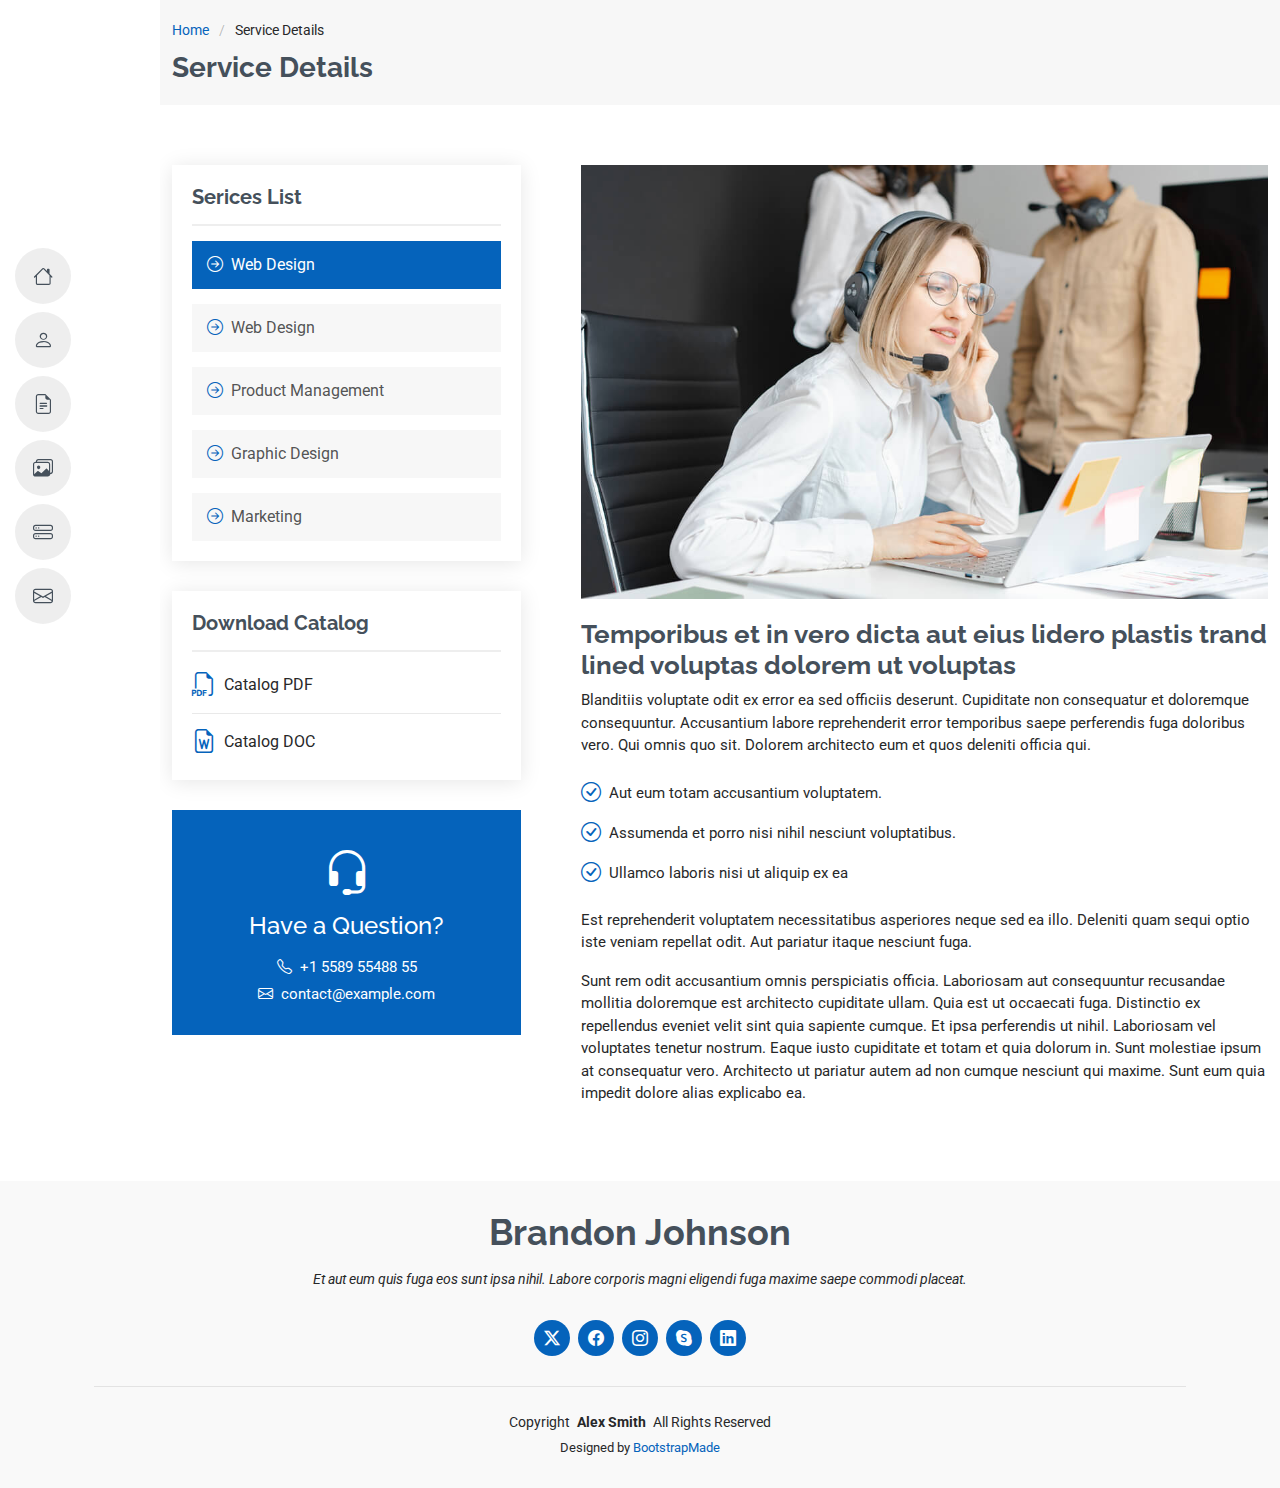
<file: service-details.html>
<!DOCTYPE html>
<html lang="en">

<head>
  <meta charset="utf-8">
  <meta content="width=device-width, initial-scale=1.0" name="viewport">
  <title>Service Details - MyResume Bootstrap Template</title>
  <meta content="" name="description">
  <meta content="" name="keywords">

  <!-- Favicons -->
  <link href="assets/img/favicon.png" rel="icon">
  <link href="assets/img/apple-touch-icon.png" rel="apple-touch-icon">

  <!-- Fonts -->
  <link href="https://fonts.googleapis.com" rel="preconnect">
  <link href="https://fonts.gstatic.com" rel="preconnect" crossorigin>
  <link href="https://fonts.googleapis.com/css2?family=Roboto:ital,wght@0,100;0,300;0,400;0,500;0,700;0,900;1,100;1,300;1,400;1,500;1,700;1,900&family=Poppins:ital,wght@0,100;0,200;0,300;0,400;0,500;0,600;0,700;0,800;0,900;1,100;1,200;1,300;1,400;1,500;1,600;1,700;1,800;1,900&family=Raleway:ital,wght@0,100;0,200;0,300;0,400;0,500;0,600;0,700;0,800;0,900;1,100;1,200;1,300;1,400;1,500;1,600;1,700;1,800;1,900&display=swap" rel="stylesheet">

  <!-- Vendor CSS Files -->
  <link href="assets/vendor/bootstrap/css/bootstrap.min.css" rel="stylesheet">
  <link href="assets/vendor/bootstrap-icons/bootstrap-icons.css" rel="stylesheet">
  <link href="assets/vendor/aos/aos.css" rel="stylesheet">
  <link href="assets/vendor/glightbox/css/glightbox.min.css" rel="stylesheet">
  <link href="assets/vendor/swiper/swiper-bundle.min.css" rel="stylesheet">

  <!-- Main CSS File -->
  <link href="assets/css/main.css" rel="stylesheet">

  <!-- =======================================================
  * Template Name: MyResume
  * Template URL: https://bootstrapmade.com/free-html-bootstrap-template-my-resume/
  * Updated: Jun 29 2024 with Bootstrap v5.3.3
  * Author: BootstrapMade.com
  * License: https://bootstrapmade.com/license/
  ======================================================== -->
</head>

<body class="service-details-page">

  <header id="header" class="header d-flex flex-column justify-content-center">

    <i class="header-toggle d-xl-none bi bi-list"></i>

    <nav id="navmenu" class="navmenu">
      <ul>
        <li><a href="#hero"><i class="bi bi-house navicon"></i><span>Home</span></a></li>
        <li><a href="#about"><i class="bi bi-person navicon"></i><span>About</span></a></li>
        <li><a href="#resume"><i class="bi bi-file-earmark-text navicon"></i><span>Resume</span></a></li>
        <li><a href="#portfolio"><i class="bi bi-images navicon"></i><span>Portfolio</span></a></li>
        <li><a href="#services"><i class="bi bi-hdd-stack navicon"></i><span>Services</span></a></li>
        <li><a href="#contact"><i class="bi bi-envelope navicon"></i><span>Contact</span></a></li>
      </ul>
    </nav>

  </header>

  <main class="main">

    <!-- Page Title -->
    <div class="page-title" data-aos="fade">
      <div class="container">
        <nav class="breadcrumbs">
          <ol>
            <li><a href="index.html">Home</a></li>
            <li class="current">Service Details</li>
          </ol>
        </nav>
        <h1>Service Details</h1>
      </div>
    </div><!-- End Page Title -->

    <!-- Service Details Section -->
    <section id="service-details" class="service-details section">

      <div class="container">

        <div class="row gy-5">

          <div class="col-lg-4" data-aos="fade-up" data-aos-delay="100">

            <div class="service-box">
              <h4>Serices List</h4>
              <div class="services-list">
                <a href="#" class="active"><i class="bi bi-arrow-right-circle"></i><span>Web Design</span></a>
                <a href="#"><i class="bi bi-arrow-right-circle"></i><span>Web Design</span></a>
                <a href="#"><i class="bi bi-arrow-right-circle"></i><span>Product Management</span></a>
                <a href="#"><i class="bi bi-arrow-right-circle"></i><span>Graphic Design</span></a>
                <a href="#"><i class="bi bi-arrow-right-circle"></i><span>Marketing</span></a>
              </div>
            </div><!-- End Services List -->

            <div class="service-box">
              <h4>Download Catalog</h4>
              <div class="download-catalog">
                <a href="#"><i class="bi bi-filetype-pdf"></i><span>Catalog PDF</span></a>
                <a href="#"><i class="bi bi-file-earmark-word"></i><span>Catalog DOC</span></a>
              </div>
            </div><!-- End Services List -->

            <div class="help-box d-flex flex-column justify-content-center align-items-center">
              <i class="bi bi-headset help-icon"></i>
              <h4>Have a Question?</h4>
              <p class="d-flex align-items-center mt-2 mb-0"><i class="bi bi-telephone me-2"></i> <span>+1 5589 55488 55</span></p>
              <p class="d-flex align-items-center mt-1 mb-0"><i class="bi bi-envelope me-2"></i> <a href="mailto:contact@example.com">contact@example.com</a></p>
            </div>

          </div>

          <div class="col-lg-8 ps-lg-5" data-aos="fade-up" data-aos-delay="200">
            <img src="assets/img/services.jpg" alt="" class="img-fluid services-img">
            <h3>Temporibus et in vero dicta aut eius lidero plastis trand lined voluptas dolorem ut voluptas</h3>
            <p>
              Blanditiis voluptate odit ex error ea sed officiis deserunt. Cupiditate non consequatur et doloremque consequuntur. Accusantium labore reprehenderit error temporibus saepe perferendis fuga doloribus vero. Qui omnis quo sit. Dolorem architecto eum et quos deleniti officia qui.
            </p>
            <ul>
              <li><i class="bi bi-check-circle"></i> <span>Aut eum totam accusantium voluptatem.</span></li>
              <li><i class="bi bi-check-circle"></i> <span>Assumenda et porro nisi nihil nesciunt voluptatibus.</span></li>
              <li><i class="bi bi-check-circle"></i> <span>Ullamco laboris nisi ut aliquip ex ea</span></li>
            </ul>
            <p>
              Est reprehenderit voluptatem necessitatibus asperiores neque sed ea illo. Deleniti quam sequi optio iste veniam repellat odit. Aut pariatur itaque nesciunt fuga.
            </p>
            <p>
              Sunt rem odit accusantium omnis perspiciatis officia. Laboriosam aut consequuntur recusandae mollitia doloremque est architecto cupiditate ullam. Quia est ut occaecati fuga. Distinctio ex repellendus eveniet velit sint quia sapiente cumque. Et ipsa perferendis ut nihil. Laboriosam vel voluptates tenetur nostrum. Eaque iusto cupiditate et totam et quia dolorum in. Sunt molestiae ipsum at consequatur vero. Architecto ut pariatur autem ad non cumque nesciunt qui maxime. Sunt eum quia impedit dolore alias explicabo ea.
            </p>
          </div>

        </div>

      </div>

    </section><!-- /Service Details Section -->

  </main>

  <footer id="footer" class="footer position-relative light-background">
    <div class="container">
      <h3 class="sitename">Brandon Johnson</h3>
      <p>Et aut eum quis fuga eos sunt ipsa nihil. Labore corporis magni eligendi fuga maxime saepe commodi placeat.</p>
      <div class="social-links d-flex justify-content-center">
        <a href=""><i class="bi bi-twitter-x"></i></a>
        <a href=""><i class="bi bi-facebook"></i></a>
        <a href=""><i class="bi bi-instagram"></i></a>
        <a href=""><i class="bi bi-skype"></i></a>
        <a href=""><i class="bi bi-linkedin"></i></a>
      </div>
      <div class="container">
        <div class="copyright">
          <span>Copyright</span> <strong class="px-1 sitename">Alex Smith</strong> <span>All Rights Reserved</span>
        </div>
        <div class="credits">
          <!-- All the links in the footer should remain intact. -->
          <!-- You can delete the links only if you've purchased the pro version. -->
          <!-- Licensing information: https://bootstrapmade.com/license/ -->
          <!-- Purchase the pro version with working PHP/AJAX contact form: [buy-url] -->
          Designed by <a href="https://bootstrapmade.com/">BootstrapMade</a>
        </div>
      </div>
    </div>
  </footer>

  <!-- Scroll Top -->
  <a href="#" id="scroll-top" class="scroll-top d-flex align-items-center justify-content-center"><i class="bi bi-arrow-up-short"></i></a>

  <!-- Preloader -->
  <div id="preloader"></div>

  <!-- Vendor JS Files -->
  <script src="assets/vendor/bootstrap/js/bootstrap.bundle.min.js"></script>
  <script src="assets/vendor/php-email-form/validate.js"></script>
  <script src="assets/vendor/aos/aos.js"></script>
  <script src="assets/vendor/typed.js/typed.umd.js"></script>
  <script src="assets/vendor/purecounter/purecounter_vanilla.js"></script>
  <script src="assets/vendor/waypoints/noframework.waypoints.js"></script>
  <script src="assets/vendor/glightbox/js/glightbox.min.js"></script>
  <script src="assets/vendor/imagesloaded/imagesloaded.pkgd.min.js"></script>
  <script src="assets/vendor/isotope-layout/isotope.pkgd.min.js"></script>
  <script src="assets/vendor/swiper/swiper-bundle.min.js"></script>

  <!-- Main JS File -->
  <script src="assets/js/main.js"></script>

</body>

</html>
</file>
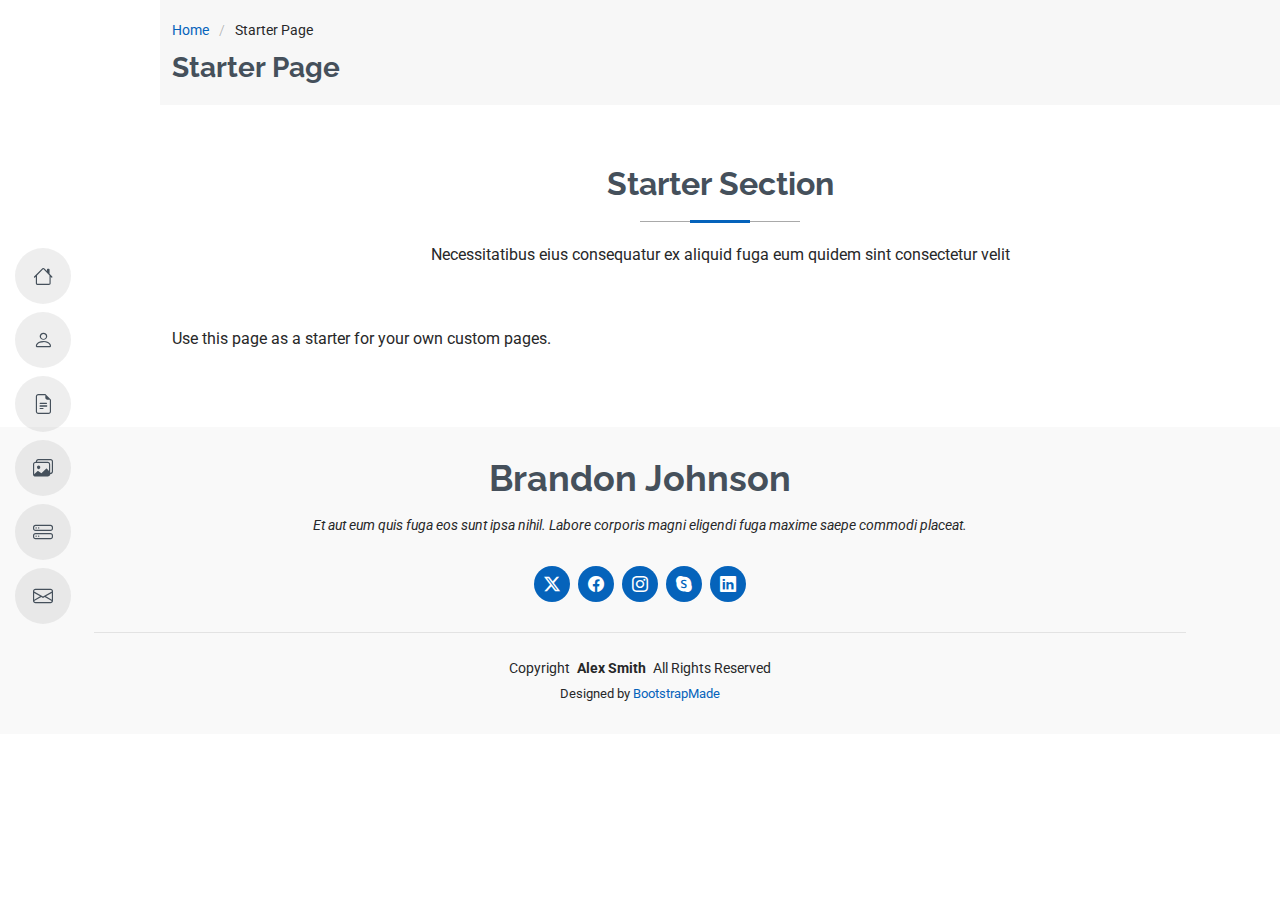
<file: starter-page.html>
<!DOCTYPE html>
<html lang="en">

<head>
  <meta charset="utf-8">
  <meta content="width=device-width, initial-scale=1.0" name="viewport">
  <title>Starter Page - MyResume Bootstrap Template</title>
  <meta content="" name="description">
  <meta content="" name="keywords">

  <!-- Favicons -->
  <link href="assets/img/favicon.png" rel="icon">
  <link href="assets/img/apple-touch-icon.png" rel="apple-touch-icon">

  <!-- Fonts -->
  <link href="https://fonts.googleapis.com" rel="preconnect">
  <link href="https://fonts.gstatic.com" rel="preconnect" crossorigin>
  <link href="https://fonts.googleapis.com/css2?family=Roboto:ital,wght@0,100;0,300;0,400;0,500;0,700;0,900;1,100;1,300;1,400;1,500;1,700;1,900&family=Poppins:ital,wght@0,100;0,200;0,300;0,400;0,500;0,600;0,700;0,800;0,900;1,100;1,200;1,300;1,400;1,500;1,600;1,700;1,800;1,900&family=Raleway:ital,wght@0,100;0,200;0,300;0,400;0,500;0,600;0,700;0,800;0,900;1,100;1,200;1,300;1,400;1,500;1,600;1,700;1,800;1,900&display=swap" rel="stylesheet">

  <!-- Vendor CSS Files -->
  <link href="assets/vendor/bootstrap/css/bootstrap.min.css" rel="stylesheet">
  <link href="assets/vendor/bootstrap-icons/bootstrap-icons.css" rel="stylesheet">
  <link href="assets/vendor/aos/aos.css" rel="stylesheet">
  <link href="assets/vendor/glightbox/css/glightbox.min.css" rel="stylesheet">
  <link href="assets/vendor/swiper/swiper-bundle.min.css" rel="stylesheet">

  <!-- Main CSS File -->
  <link href="assets/css/main.css" rel="stylesheet">

  <!-- =======================================================
  * Template Name: MyResume
  * Template URL: https://bootstrapmade.com/free-html-bootstrap-template-my-resume/
  * Updated: Jun 29 2024 with Bootstrap v5.3.3
  * Author: BootstrapMade.com
  * License: https://bootstrapmade.com/license/
  ======================================================== -->
</head>

<body class="starter-page-page">

  <header id="header" class="header d-flex flex-column justify-content-center">

    <i class="header-toggle d-xl-none bi bi-list"></i>

    <nav id="navmenu" class="navmenu">
      <ul>
        <li><a href="#hero"><i class="bi bi-house navicon"></i><span>Home</span></a></li>
        <li><a href="#about"><i class="bi bi-person navicon"></i><span>About</span></a></li>
        <li><a href="#resume"><i class="bi bi-file-earmark-text navicon"></i><span>Resume</span></a></li>
        <li><a href="#portfolio"><i class="bi bi-images navicon"></i><span>Portfolio</span></a></li>
        <li><a href="#services"><i class="bi bi-hdd-stack navicon"></i><span>Services</span></a></li>
        <li><a href="#contact"><i class="bi bi-envelope navicon"></i><span>Contact</span></a></li>
      </ul>
    </nav>

  </header>

  <main class="main">

    <!-- Page Title -->
    <div class="page-title" data-aos="fade">
      <div class="container">
        <nav class="breadcrumbs">
          <ol>
            <li><a href="index.html">Home</a></li>
            <li class="current">Starter Page</li>
          </ol>
        </nav>
        <h1>Starter Page</h1>
      </div>
    </div><!-- End Page Title -->

    <!-- Starter Section Section -->
    <section id="starter-section" class="starter-section section">

      <!-- Section Title -->
      <div class="container section-title" data-aos="fade-up">
        <h2>Starter Section</h2>
        <p>Necessitatibus eius consequatur ex aliquid fuga eum quidem sint consectetur velit</p>
      </div><!-- End Section Title -->

      <div class="container" data-aos="fade-up">
        <p>Use this page as a starter for your own custom pages.</p>
      </div>

    </section><!-- /Starter Section Section -->

  </main>

  <footer id="footer" class="footer position-relative light-background">
    <div class="container">
      <h3 class="sitename">Brandon Johnson</h3>
      <p>Et aut eum quis fuga eos sunt ipsa nihil. Labore corporis magni eligendi fuga maxime saepe commodi placeat.</p>
      <div class="social-links d-flex justify-content-center">
        <a href=""><i class="bi bi-twitter-x"></i></a>
        <a href=""><i class="bi bi-facebook"></i></a>
        <a href=""><i class="bi bi-instagram"></i></a>
        <a href=""><i class="bi bi-skype"></i></a>
        <a href=""><i class="bi bi-linkedin"></i></a>
      </div>
      <div class="container">
        <div class="copyright">
          <span>Copyright</span> <strong class="px-1 sitename">Alex Smith</strong> <span>All Rights Reserved</span>
        </div>
        <div class="credits">
          <!-- All the links in the footer should remain intact. -->
          <!-- You can delete the links only if you've purchased the pro version. -->
          <!-- Licensing information: https://bootstrapmade.com/license/ -->
          <!-- Purchase the pro version with working PHP/AJAX contact form: [buy-url] -->
          Designed by <a href="https://bootstrapmade.com/">BootstrapMade</a>
        </div>
      </div>
    </div>
  </footer>

  <!-- Scroll Top -->
  <a href="#" id="scroll-top" class="scroll-top d-flex align-items-center justify-content-center"><i class="bi bi-arrow-up-short"></i></a>

  <!-- Preloader -->
  <div id="preloader"></div>

  <!-- Vendor JS Files -->
  <script src="assets/vendor/bootstrap/js/bootstrap.bundle.min.js"></script>
  <script src="assets/vendor/php-email-form/validate.js"></script>
  <script src="assets/vendor/aos/aos.js"></script>
  <script src="assets/vendor/typed.js/typed.umd.js"></script>
  <script src="assets/vendor/purecounter/purecounter_vanilla.js"></script>
  <script src="assets/vendor/waypoints/noframework.waypoints.js"></script>
  <script src="assets/vendor/glightbox/js/glightbox.min.js"></script>
  <script src="assets/vendor/imagesloaded/imagesloaded.pkgd.min.js"></script>
  <script src="assets/vendor/isotope-layout/isotope.pkgd.min.js"></script>
  <script src="assets/vendor/swiper/swiper-bundle.min.js"></script>

  <!-- Main JS File -->
  <script src="assets/js/main.js"></script>

</body>

</html>
</file>
<file: assets/css/custom.css>
body {
  background-color: rgb(180, 180, 44);
}
 


/* Main page title */
h1 {
  font-family: "Segoe UI", Arial, sans-serif;
  font-size: 42px;
  font-weight: 700;
  line-height: 1.3;
  letter-spacing: 1px;
  color: #222;
}

/* Section titles */
h2 {
  font-family: "Segoe UI", Arial, sans-serif;
  font-size: 32px;
  font-weight: 600;
  line-height: 1.4;
  letter-spacing: 0.8px;
  color: #333;
}

/* Sub headings */
h3 {
  font-family: "Segoe UI", Arial, sans-serif;
  font-size: 24px;
  font-weight: 600;
  line-height: 1.4;
  letter-spacing: 0.5px;
  color: #444;
}

/* Paragraph text */
p {
  font-family: "Arial", sans-serif;
  font-size: 16px;
  font-weight: 400;
  line-height: 1.8;
  letter-spacing: 0.4px;
  color: #555;
}



/* Normal link style */
a {
  color: #0066cc;
  text-decoration: none;
  font-weight: 500;
  transition: 0.3s ease;
}

/* Link hover */
a:hover {
  color: #004080;
  text-decoration: underline;
}

/* Link active (when clicked) */
a:active {
  color: #001f4d;
}

/* Base button style */
.btn {
  border-radius: 30px;
  padding: 10px 22px;
  font-weight: 600;
  transition: 0.3s ease;
}

/* Primary button normal */
.btn-primary {
  background-color: #ff7b00;
  border-color: #cc6300;
  color: white;
}

/* Primary button hover */
.btn-primary:hover {
  background-color: #cc6300;
  border-color: #994b00;
}

/* Primary button active (clicked) */
.btn-primary:active {
  background-color: #994b00;
  border-color: #663300;
}


section {
  padding-top: 60px;
  padding-bottom: 60px;
}
/* Styling three main sections */
#about,
#services,
#portfolio {
  background-color: #ffffff;
  border-radius: 16px;
  padding: 40px;
  margin-bottom: 40px;
  box-shadow: 0 10px 25px rgba(0, 0, 0, 0.08);
}
/* Card style for content blocks */
.service-item,
.stats-item,
.portfolio-item {
  background-color: #ffffff;
  border-radius: 14px;
  padding: 25px;
  margin-bottom: 25px;
  box-shadow: 0 8px 20px rgba(0, 0, 0, 0.1);
}


#header {
  background-color: #111827 !important;
  box-shadow: 0 4px 12px rgba(0, 0, 0, 0.3);
}

#navmenu a {
  color: #ffffff !important;
  font-weight: 600;
  letter-spacing: 1px;
  text-transform: uppercase;
  padding: 10px 14px;
}

#navmenu a:hover,
#navmenu .active {
  color: #ffb703 !important;
}
.back-to-top {
  background-color: #ff7b00 !important;
  color: white !important;
  width: 48px;
  height: 48px;
  border-radius: 50%;
  box-shadow: 0 6px 15px rgba(0, 0, 0, 0.3);
}
.back-to-top:hover {
  background-color: #cc6300 !important;
}

/* Change active menu text color */
#navmenu .active {
  color: #00ffcc !important;   /* Change this to any color you like */
}

/* DARK BLUE SIDEBAR BACKGROUND */
#header {
  background: #0f172a !important;   /* Dark navy blue */
}
#navmenu {
  background: #0f172a !important;
}
#navmenu ul li a {
  background: #1e293b !important;
}


#header {
  background-color: #0f172a !important; /* Dark blue */
}

#navmenu {
  background-color: #0f172a !important;
}

/* Menu icon buttons */
#navmenu ul li a {
  background-color: #1e293b !important;
  color: #ffffff !important;
}

/* Active menu item */
#navmenu ul li a.active {
  background-color: #2563eb !important;
  color: #ffffff !important;
}

/* Back to top button */
.back-to-top {
  background-color: #2563eb !important;
}

.back-to-top:hover {
  background-color: #1d4ed8 !important;
}
/* TASK 2 – SITE-WIDE LINKS */

a {
  color: #2563eb;
  text-decoration: none;
  font-weight: 600;
}

a:hover {
  color: #1d4ed8;
  text-decoration: underline;
}

a:active {
  color: #0f172a;
}


/* Unordered list with custom symbol */
ul.custom-list {
  list-style: none;
  padding-left: 0;
}

ul.custom-list li {
  padding: 10px 0 10px 35px;
  position: relative;
  font-size: 16px;
}

ul.custom-list li::before {
  content: "✔";
  position: absolute;
  left: 0;
  color: #0d6efd;
  font-weight: bold;
}

/* Ordered list with CSS counter */
ol.custom-counter {
  list-style: none;
  counter-reset: step;
  padding-left: 0;
}

ol.custom-counter li {
  counter-increment: step;
  padding: 10px 0 10px 40px;
  position: relative;
}

ol.custom-counter li::before {
  content: counter(step);
  position: absolute;
  left: 0;
  background: #0d6efd;
  color: white;
  width: 26px;
  height: 26px;
  text-align: center;
  border-radius: 50%;
  line-height: 26px;
  font-size: 14px;
}


table.custom-table {
  width: 100%;
  border-collapse: collapse;
  margin-top: 20px;
}

.custom-table th {
  background-color: #0d6efd;
  color: white;
  padding: 12px;
  text-align: left;
}

.custom-table td {
  padding: 12px;
  border-bottom: 1px solid #ddd;
}

/* Zebra rows */
.custom-table tr:nth-child(even) {
  background-color: #f2f2f2;
}

/* Hover effect */
.custom-table tr:hover {
  background-color: #dbe9ff;
}

html, body {
  margin: 0;
  padding: 0;
}



.page-loader {
  position: fixed;
  inset: 0;
  background: radial-gradient(circle at top, #0f172a 0, #020617 55%, #000 100%);
  display: flex;
  align-items: center;
  justify-content: center;
  z-index: 99999;
}

.loader-content {
  display: flex;
  flex-direction: column;
  align-items: center;
  gap: 16px;
}

.loader-spinner {
  width: 52px;
  height: 52px;
  border-radius: 50%;
  border: 3px solid rgba(148, 163, 184, 0.3);
  border-top-color: #38bdf8;
  animation: loader-spin 1s linear infinite;
}

.loader-text {
  font-size: 28px;
  font-weight: 500;
  color: #e5e7eb;
}

.loader-typing {
  display: inline-block;
  white-space: nowrap;
  overflow: hidden;
  border-right: 2px solid #38bdf8;
  width: 0;
  animation:
    loader-typing 1.8s steps(10, end) forwards,
    loader-caret 0.7s steps(1, end) infinite;
}

@keyframes loader-spin {
  to { transform: rotate(360deg); }
}

@keyframes loader-typing {
  from { width: 0; }
  to { width: 10ch; }
}

@keyframes loader-caret {
  0%, 50% { border-color: #38bdf8; }
  51%, 100% { border-color: transparent; }
}



@keyframes fadeIn {
  from {
    opacity: 0;
    transform: translateY(30px);
  }
  to {
    opacity: 1;
    transform: translateY(0);
  }
}

.section {
  animation: fadeIn 1s ease-in-out;
}



@keyframes pulse {
  0% { transform: scale(1); }
  50% { transform: scale(1.1); }
  100% { transform: scale(1); }
}

.btn:hover {
  animation: pulse 0.5s;
}



.decorative-shapes {
  position: fixed;
  top: 0;
  left: 0;
  width: 100%;
  height: 100%;
  pointer-events: none;
  overflow: hidden;
  z-index: 1;
}

.shape {
  position: absolute;
  opacity: 0.25;
  animation: floatRotate 12s infinite ease-in-out;
}

.shape.circle {
  width: 80px;
  height: 80px;
  background: #38bdf8;
  border-radius: 50%;
  top: 20%;
  left: 10%;
}

.shape.square {
  width: 70px;
  height: 70px;
  background: #22c55e;
  top: 60%;
  left: 80%;
  animation-delay: 2s;
}

.shape.triangle {
  width: 0;
  height: 0;
  border-left: 40px solid transparent;
  border-right: 40px solid transparent;
  border-bottom: 70px solid #f97316;
  top: 75%;
  left: 20%;
  animation-delay: 4s;
}

@keyframes floatRotate {
  0% { transform: translateY(0) rotate(0deg); }
  50% { transform: translateY(-40px) rotate(180deg); }
  100% { transform: translateY(0) rotate(360deg); }
}



@media (prefers-reduced-motion: reduce) {
  * {
    animation: none !important;
    transition: none !important;
  }
}
/* FULL WEBSITE BACKGROUND COLOR CHANGE */
body {
  background-color: #181515 !important;
}
/* FORCE FULL WEBSITE BACKGROUND COLOR */
body,
section,
main,
.resume,
.about,
.stats,
.contact,
.portfolio,
.testimonials {
  background-color: #eaf4ff !important;
}

/* If image section still stays dark */
.section-bg,
.bg-light,
.bg-white {
  background-color: #eaf4ff !important;
}
.game-board {
  display: grid;
  gap: 10px;
  margin-top: 15px;
}

.card {
  width: 70px;
  padding-top: 70px;
  position: relative;
  background: #4da3ff;
  border-radius: 10px;
  cursor: pointer;
  transform: scale(1);
  transition: 0.3s;
}

.card.flip {
  background: #fff;
}

.card.disable {
  pointer-events: none;
}

.card-content {
  position: absolute;
  inset: 0;
  display: flex;
  justify-content: center;
  align-items: center;
  font-size: 2rem;
}
#weather .section-title h2 {
  color: #007bff;
}

#weatherResult {
  font-size: 18px;
  padding: 15px;
  border-radius: 8px;
}
</file>
<file: assets/css/main.css>
/**
* Template Name: MyResume
* Template URL: https://bootstrapmade.com/free-html-bootstrap-template-my-resume/
* Updated: Jun 29 2024 with Bootstrap v5.3.3
* Author: BootstrapMade.com
* License: https://bootstrapmade.com/license/
*/

/*--------------------------------------------------------------
# Font & Color Variables
# Help: https://bootstrapmade.com/color-system/
--------------------------------------------------------------*/
/* Fonts */
:root {
  --default-font: "Roboto",  system-ui, -apple-system, "Segoe UI", Roboto, "Helvetica Neue", Arial, "Noto Sans", "Liberation Sans", sans-serif, "Apple Color Emoji", "Segoe UI Emoji", "Segoe UI Symbol", "Noto Color Emoji";
  --heading-font: "Raleway",  sans-serif;
  --nav-font: "Poppins",  sans-serif;
}

/* Global Colors - The following color variables are used throughout the website. Updating them here will change the color scheme of the entire website */
:root { 
  --background-color: #ffffff; /* Background color for the entire website, including individual sections */
  --default-color: #272829; /* Default color used for the majority of the text content across the entire website */
  --heading-color: #45505b; /* Color for headings, subheadings and title throughout the website */
  --accent-color: #0563bb; /* Accent color that represents your brand on the website. It's used for buttons, links, and other elements that need to stand out */
  --surface-color: #ffffff; /* The surface color is used as a background of boxed elements within sections, such as cards, icon boxes, or other elements that require a visual separation from the global background. */
  --contrast-color: #ffffff; /* Contrast color for text, ensuring readability against backgrounds of accent, heading, or default colors. */
}

/* Nav Menu Colors - The following color variables are used specifically for the navigation menu. They are separate from the global colors to allow for more customization options */
:root {
  --nav-color: #45505b;  /* The default color of the main navmenu links */
  --nav-hover-color: #0563bb; /* Applied to main navmenu links when they are hovered over or active */
  --nav-mobile-background-color: #ffffff; /* Used as the background color for mobile navigation menu */
  --nav-dropdown-background-color: #ffffff; /* Used as the background color for dropdown items that appear when hovering over primary navigation items */
  --nav-dropdown-color: #212529; /* Used for navigation links of the dropdown items in the navigation menu. */
  --nav-dropdown-hover-color: #0563bb; /* Similar to --nav-hover-color, this color is applied to dropdown navigation links when they are hovered over. */
}

/* Color Presets - These classes override global colors when applied to any section or element, providing reuse of the sam color scheme. */

.light-background {
  --background-color: #f9f9f9;
  --surface-color: #ffffff;
}

.dark-background {
  --background-color: #060606;
  --default-color: #ffffff;
  --heading-color: #ffffff;
  --surface-color: #252525;
  --contrast-color: #ffffff;
}

/* Smooth scroll */
:root {
  scroll-behavior: smooth;
}

/*--------------------------------------------------------------
# General Styling & Shared Classes
--------------------------------------------------------------*/
body {
  color: var(--default-color);
  background-color: var(--background-color);
  font-family: var(--default-font);
}

a {
  color: var(--accent-color);
  text-decoration: none;
  transition: 0.3s;
}

a:hover {
  color: color-mix(in srgb, var(--accent-color), transparent 25%);
  text-decoration: none;
}

h1,
h2,
h3,
h4,
h5,
h6 {
  color: var(--heading-color);
  font-family: var(--heading-font);
}

/* PHP Email Form Messages
------------------------------*/
.php-email-form .error-message {
  display: none;
  background: #df1529;
  color: #ffffff;
  text-align: left;
  padding: 15px;
  margin-bottom: 24px;
  font-weight: 600;
}

.php-email-form .sent-message {
  display: none;
  color: #ffffff;
  background: #059652;
  text-align: center;
  padding: 15px;
  margin-bottom: 24px;
  font-weight: 600;
}

.php-email-form .loading {
  display: none;
  background: var(--surface-color);
  text-align: center;
  padding: 15px;
  margin-bottom: 24px;
}

.php-email-form .loading:before {
  content: "";
  display: inline-block;
  border-radius: 50%;
  width: 24px;
  height: 24px;
  margin: 0 10px -6px 0;
  border: 3px solid var(--accent-color);
  border-top-color: var(--surface-color);
  animation: php-email-form-loading 1s linear infinite;
}

@keyframes php-email-form-loading {
  0% {
    transform: rotate(0deg);
  }

  100% {
    transform: rotate(360deg);
  }
}

/*--------------------------------------------------------------
# Global Header
--------------------------------------------------------------*/
.header {
  color: var(--default-color);
  position: fixed;
  top: 0;
  left: 0;
  bottom: 0;
  padding: 0 15px;
  transition: all ease-in-out 0.3s;
  overflow-y: auto;
  z-index: 997;
  min-width: 200px;
}

@media (max-width: 1199px) {
  .header {
    background-color: var(--background-color);
    border-right: 1px solid color-mix(in srgb, var(--default-color), transparent 90%);
    width: 300px;
    left: -100%;
  }
}

@media (min-width: 1200px) and (max-width: 1600px) {
  .header~main {
    margin-left: 160px;
  }

  .header~main .hero {
    margin-left: -160px;
    width: 100vw;
  }
}

.header.header-show {
  left: 0;
}

.header .header-toggle {
  color: var(--contrast-color);
  background-color: var(--accent-color);
  font-size: 22px;
  display: flex;
  align-items: center;
  justify-content: center;
  width: 40px;
  height: 40px;
  border-radius: 50%;
  cursor: pointer;
  position: fixed;
  top: 15px;
  right: 15px;
  z-index: 9999;
  transition: background-color 0.3s;
}

.header .header-toggle:hover {
  color: var(--contrast-color);
  background-color: color-mix(in srgb, var(--accent-color) 90%, white 15%);
}

/*--------------------------------------------------------------
# Navigation Menu
--------------------------------------------------------------*/
.navmenu {
  padding: 0;
  z-index: 9997;
}

.navmenu ul {
  list-style: none;
  padding: 0 0 20px 0;
  margin: 0;
  width: 140px;
}

.navmenu a,
.navmenu a:focus {
  color: var(--nav-color);
  font-family: var(--nav-font);
  display: flex;
  align-items: center;
  padding: 10px 18px;
  margin-bottom: 8px;
  font-size: 15px;
  border-radius: 50px;
  background: color-mix(in srgb, var(--default-color), transparent 92%);
  height: 56px;
  width: 100%;
  overflow: hidden;
  transition: 0.3s;
}

.navmenu a i,
.navmenu a:focus i {
  font-size: 20px;
}

.navmenu a span,
.navmenu a:focus span {
  padding: 0 5px 0 7px;
}

@media (min-width: 992px) {

  .navmenu a,
  .navmenu a:focus {
    max-width: 56px;
  }

  .navmenu a span,
  .navmenu a:focus span {
    display: none;
  }
}

.navmenu a:hover,
.navmenu .active,
.navmenu .active:focus,
.navmenu li:hover>a {
  color: var(--contrast-color);
  background: var(--nav-hover-color);
}

.navmenu a:hover,
.navmenu li:hover>a {
  max-width: 100%;
  color: var(--contrast-color);
}

.navmenu a:hover span,
.navmenu li:hover>a span {
  display: block;
}

/*--------------------------------------------------------------
# Global Footer
--------------------------------------------------------------*/
.footer {
  color: var(--default-color);
  background-color: var(--background-color);
  font-size: 14px;
  text-align: center;
  padding: 30px 0;
  position: relative;
}

.footer h3 {
  font-size: 36px;
  font-weight: 700;
  position: relative;
  padding: 0;
  margin: 0 0 15px 0;
}

.footer p {
  font-size: 15;
  font-style: italic;
  padding: 0;
  margin: 0 0 30px 0;
}

.footer .social-links {
  margin: 0 0 30px 0;
}

.footer .social-links a {
  font-size: 16px;
  display: flex;
  align-items: center;
  justify-content: center;
  background: var(--accent-color);
  color: var(--contrast-color);
  line-height: 1;
  margin: 0 4px;
  border-radius: 50%;
  text-align: center;
  width: 36px;
  height: 36px;
  transition: 0.3s;
}

.footer .social-links a:hover {
  background: color-mix(in srgb, var(--accent-color), transparent 20%);
  text-decoration: none;
}

.footer .copyright {
  padding-top: 25px;
  border-top: 1px solid color-mix(in srgb, var(--default-color), transparent 90%);
}

.footer .credits {
  font-size: 13px;
  padding-top: 5px;
}

/*--------------------------------------------------------------
# Preloader
--------------------------------------------------------------*/
#preloader {
  position: fixed;
  inset: 0;
  z-index: 999999;
  overflow: hidden;
  background: var(--background-color);
  transition: all 0.6s ease-out;
}

#preloader:before {
  content: "";
  position: fixed;
  top: calc(50% - 30px);
  left: calc(50% - 30px);
  border: 6px solid #ffffff;
  border-color: var(--accent-color) transparent var(--accent-color) transparent;
  border-radius: 50%;
  width: 60px;
  height: 60px;
  animation: animate-preloader 1.5s linear infinite;
}

@keyframes animate-preloader {
  0% {
    transform: rotate(0deg);
  }

  100% {
    transform: rotate(360deg);
  }
}

/*--------------------------------------------------------------
# Scroll Top Button
--------------------------------------------------------------*/
.scroll-top {
  position: fixed;
  visibility: hidden;
  opacity: 0;
  right: 15px;
  bottom: -15px;
  z-index: 99999;
  background-color: var(--accent-color);
  width: 44px;
  height: 44px;
  border-radius: 50px;
  transition: all 0.4s;
}

.scroll-top i {
  font-size: 24px;
  color: var(--contrast-color);
  line-height: 0;
}

.scroll-top:hover {
  background-color: color-mix(in srgb, var(--accent-color), transparent 20%);
  color: var(--contrast-color);
}

.scroll-top.active {
  visibility: visible;
  opacity: 1;
  bottom: 15px;
}

/*--------------------------------------------------------------
# Disable aos animation delay on mobile devices
--------------------------------------------------------------*/
@media screen and (max-width: 768px) {
  [data-aos-delay] {
    transition-delay: 0 !important;
  }
}

/*--------------------------------------------------------------
# Global Page Titles & Breadcrumbs
--------------------------------------------------------------*/
.page-title {
  --background-color: color-mix(in srgb, var(--default-color), transparent 96%);
  color: var(--default-color);
  background-color: var(--background-color);
  padding: 20px 0;
  position: relative;
}

.page-title h1 {
  font-size: 28px;
  font-weight: 700;
  margin: 0;
}

.page-title .breadcrumbs ol {
  display: flex;
  flex-wrap: wrap;
  list-style: none;
  padding: 0 0 10px 0;
  margin: 0;
  font-size: 14px;
  font-weight: 400;
}

.page-title .breadcrumbs ol li+li {
  padding-left: 10px;
}

.page-title .breadcrumbs ol li+li::before {
  content: "/";
  display: inline-block;
  padding-right: 10px;
  color: color-mix(in srgb, var(--default-color), transparent 70%);
}

/*--------------------------------------------------------------
# Global Sections
--------------------------------------------------------------*/
section,
.section {
  color: var(--default-color);
  background-color: var(--background-color);
  padding: 60px 0;
  overflow: clip;
}

/*--------------------------------------------------------------
# Global Section Titles
--------------------------------------------------------------*/
.section-title {
  text-align: center;
  padding-bottom: 60px;
  position: relative;
}

.section-title h2 {
  font-size: 32px;
  font-weight: 700;
  margin-bottom: 20px;
  padding-bottom: 20px;
  position: relative;
}

.section-title h2:before {
  content: "";
  position: absolute;
  display: block;
  width: 160px;
  height: 1px;
  background: color-mix(in srgb, var(--default-color), transparent 60%);
  left: 0;
  right: 0;
  bottom: 1px;
  margin: auto;
}

.section-title h2::after {
  content: "";
  position: absolute;
  display: block;
  width: 60px;
  height: 3px;
  background: var(--accent-color);
  left: 0;
  right: 0;
  bottom: 0;
  margin: auto;
}

.section-title p {
  margin-bottom: 0;
}

/*--------------------------------------------------------------
# Hero Section
--------------------------------------------------------------*/
.hero {
  width: 100%;
  min-height: 100vh;
  position: relative;
  padding: 80px 0;
  display: flex;
  align-items: center;
  justify-content: center;
}

.hero img {
  position: absolute;
  inset: 0;
  display: block;
  width: 100%;
  height: 100%;
  object-fit: cover;
  z-index: 1;
}

.hero:before {
  content: "";
  background: color-mix(in srgb, var(--background-color), transparent 30%);
  position: absolute;
  inset: 0;
  z-index: 2;
}

.hero .container {
  position: relative;
  z-index: 3;
}

.hero h2 {
  margin: 0;
  font-size: 64px;
  font-weight: 700;
}

.hero p {
  margin: 5px 0 0 0;
  font-size: 26px;
}

.hero p span {
  letter-spacing: 1px;
  border-bottom: 2px solid var(--accent-color);
}

.hero .social-links {
  margin-top: 25px;
}

.hero .social-links a {
  font-size: 20px;
  display: inline-block;
  color: color-mix(in srgb, var(--default-color), transparent 30%);
  line-height: 1;
  margin-right: 20px;
  transition: 0.3s;
}

.hero .social-links a:hover {
  color: var(--accent-color);
}

@media (max-width: 768px) {
  .hero h2 {
    font-size: 32px;
  }

  .hero p {
    font-size: 20px;
  }
}

/*--------------------------------------------------------------
# About Section
--------------------------------------------------------------*/
.about .content h2 {
  font-weight: 700;
  font-size: 24px;
}

.about .content ul {
  list-style: none;
  padding: 0;
}

.about .content ul li {
  margin-bottom: 20px;
  display: flex;
  align-items: center;
}

.about .content ul strong {
  margin-right: 10px;
}

.about .content ul i {
  font-size: 16px;
  margin-right: 5px;
  color: var(--accent-color);
  line-height: 0;
}

/*--------------------------------------------------------------
# Stats Section
--------------------------------------------------------------*/
.stats i {
  background-color: var(--accent-color);
  color: var(--contrast-color);
  width: 54px;
  height: 54px;
  font-size: 24px;
  border-radius: 50px;
  display: inline-flex;
  align-items: center;
  justify-content: center;
  position: relative;
  z-index: 1;
}

.stats .stats-item {
  margin-top: 10px;
  width: 100%;
  position: relative;
  text-align: center;
  z-index: 0;
}

.stats .stats-item span {
  font-size: 36px;
  display: block;
  font-weight: 700;
  color: color-mix(in srgb, var(--default-color), transparent 20%);
}

.stats .stats-item p {
  padding: 0;
  margin: 0;
  color: color-mix(in srgb, var(--default-color), transparent 50%);
  font-size: 16px;
}

/*--------------------------------------------------------------
# Skills Section
--------------------------------------------------------------*/
.skills .progress {
  height: 60px;
  display: block;
  background: none;
  border-radius: 0;
}

.skills .progress .skill {
  color: var(--heading-color);
  padding: 0;
  margin: 0 0 6px 0;
  text-transform: uppercase;
  display: block;
  font-weight: 600;
  font-family: var(--heading-font);
}

.skills .progress .skill .val {
  float: right;
  font-style: normal;
}

.skills .progress-bar-wrap {
  background: color-mix(in srgb, var(--default-color), transparent 90%);
  height: 10px;
}

.skills .progress-bar {
  width: 1px;
  height: 10px;
  transition: 0.9s;
  background-color: var(--accent-color);
}

/*--------------------------------------------------------------
# Resume Section
--------------------------------------------------------------*/
.resume .resume-title {
  color: var(--heading-color);
  font-size: 26px;
  font-weight: 700;
  margin-top: 20px;
  margin-bottom: 20px;
}

.resume .resume-item {
  padding: 0 0 20px 20px;
  margin-top: -2px;
  border-left: 2px solid var(--accent-color);
  position: relative;
}

.resume .resume-item h4 {
  line-height: 18px;
  font-size: 18px;
  font-weight: 600;
  text-transform: uppercase;
  color: color-mix(in srgb, var(--default-color), transparent 20%);
  margin-bottom: 10px;
}

.resume .resume-item h5 {
  font-size: 16px;
  padding: 5px 15px;
  display: inline-block;
  font-weight: 600;
  margin-bottom: 10px;
}

.resume .resume-item ul {
  padding-left: 20px;
}

.resume .resume-item ul li {
  padding-bottom: 10px;
}

.resume .resume-item:last-child {
  padding-bottom: 0;
}

.resume .resume-item::before {
  content: "";
  position: absolute;
  width: 16px;
  height: 16px;
  border-radius: 50px;
  left: -9px;
  top: 0;
  background: var(--background-color);
  border: 2px solid var(--accent-color);
}

/*--------------------------------------------------------------
# Portfolio Section
--------------------------------------------------------------*/
.portfolio .portfolio-filters {
  padding: 0;
  margin: 0 auto 20px auto;
  list-style: none;
  text-align: center;
}

.portfolio .portfolio-filters li {
  cursor: pointer;
  display: inline-block;
  padding: 8px 20px 10px 20px;
  margin: 0;
  font-size: 15px;
  font-weight: 500;
  line-height: 1;
  margin-bottom: 5px;
  border-radius: 50px;
  transition: all 0.3s ease-in-out;
  font-family: var(--heading-font);
}

.portfolio .portfolio-filters li:hover,
.portfolio .portfolio-filters li.filter-active {
  color: var(--contrast-color);
  background-color: var(--accent-color);
}

.portfolio .portfolio-filters li:first-child {
  margin-left: 0;
}

.portfolio .portfolio-filters li:last-child {
  margin-right: 0;
}

@media (max-width: 575px) {
  .portfolio .portfolio-filters li {
    font-size: 14px;
    margin: 0 0 10px 0;
  }
}

.portfolio .portfolio-item {
  position: relative;
  overflow: hidden;
}

.portfolio .portfolio-item .portfolio-info {
  opacity: 0;
  position: absolute;
  left: 12px;
  right: 12px;
  bottom: -100%;
  z-index: 3;
  transition: all ease-in-out 0.5s;
  background: color-mix(in srgb, var(--background-color), transparent 10%);
  padding: 15px;
}

.portfolio .portfolio-item .portfolio-info h4 {
  font-size: 18px;
  font-weight: 600;
  padding-right: 50px;
}

.portfolio .portfolio-item .portfolio-info p {
  color: color-mix(in srgb, var(--default-color), transparent 30%);
  font-size: 14px;
  margin-bottom: 0;
  padding-right: 50px;
}

.portfolio .portfolio-item .portfolio-info .preview-link,
.portfolio .portfolio-item .portfolio-info .details-link {
  position: absolute;
  right: 50px;
  font-size: 24px;
  top: calc(50% - 14px);
  color: color-mix(in srgb, var(--default-color), transparent 30%);
  transition: 0.3s;
  line-height: 0;
}

.portfolio .portfolio-item .portfolio-info .preview-link:hover,
.portfolio .portfolio-item .portfolio-info .details-link:hover {
  color: var(--accent-color);
}

.portfolio .portfolio-item .portfolio-info .details-link {
  right: 14px;
  font-size: 28px;
}

.portfolio .portfolio-item:hover .portfolio-info {
  opacity: 1;
  bottom: 0;
}

/*--------------------------------------------------------------
# Services Section
--------------------------------------------------------------*/
.services .service-item {
  background-color: var(--surface-color);
  box-shadow: 0px 5px 90px 0px rgba(0, 0, 0, 0.1);
  height: 100%;
  padding: 60px 30px;
  text-align: center;
  transition: 0.3s;
  border-radius: 5px;
}

.services .service-item .icon {
  margin: 0 auto;
  width: 100px;
  height: 100px;
  display: flex;
  align-items: center;
  justify-content: center;
  transition: ease-in-out 0.3s;
  position: relative;
}

.services .service-item .icon i {
  font-size: 36px;
  transition: 0.5s;
  position: relative;
}

.services .service-item .icon svg {
  position: absolute;
  top: 0;
  left: 0;
}

.services .service-item .icon svg path {
  transition: 0.5s;
  fill: color-mix(in srgb, var(--default-color), transparent 95%);
}

.services .service-item h3 {
  font-weight: 700;
  margin: 10px 0 15px 0;
  font-size: 22px;
}

.services .service-item p {
  line-height: 24px;
  font-size: 14px;
  margin-bottom: 0;
}

.services .service-item:hover {
  box-shadow: 0px 5px 35px 0px rgba(0, 0, 0, 0.1);
}

.services .service-item.item-cyan i {
  color: #0dcaf0;
}

.services .service-item.item-cyan:hover .icon i {
  color: #fff;
}

.services .service-item.item-cyan:hover .icon path {
  fill: #0dcaf0;
}

.services .service-item.item-orange i {
  color: #fd7e14;
}

.services .service-item.item-orange:hover .icon i {
  color: #fff;
}

.services .service-item.item-orange:hover .icon path {
  fill: #fd7e14;
}

.services .service-item.item-teal i {
  color: #20c997;
}

.services .service-item.item-teal:hover .icon i {
  color: #fff;
}

.services .service-item.item-teal:hover .icon path {
  fill: #20c997;
}

.services .service-item.item-red i {
  color: #df1529;
}

.services .service-item.item-red:hover .icon i {
  color: #fff;
}

.services .service-item.item-red:hover .icon path {
  fill: #df1529;
}

.services .service-item.item-indigo i {
  color: #6610f2;
}

.services .service-item.item-indigo:hover .icon i {
  color: #fff;
}

.services .service-item.item-indigo:hover .icon path {
  fill: #6610f2;
}

.services .service-item.item-pink i {
  color: #f3268c;
}

.services .service-item.item-pink:hover .icon i {
  color: #fff;
}

.services .service-item.item-pink:hover .icon path {
  fill: #f3268c;
}

/*--------------------------------------------------------------
# Testimonials Section
--------------------------------------------------------------*/
.testimonials .testimonials-carousel,
.testimonials .testimonials-slider {
  overflow: hidden;
}

.testimonials .testimonial-item .testimonial-content {
  border-left: 3px solid var(--accent-color);
  padding-left: 30px;
}

.testimonials .testimonial-item .testimonial-img {
  border-radius: 50%;
  border: 4px solid var(--background-color);
  margin: 0 auto;
}

.testimonials .testimonial-item h3 {
  font-size: 20px;
  font-weight: bold;
  margin: 10px 0 5px 0;
}

.testimonials .testimonial-item h4 {
  font-size: 14px;
  color: color-mix(in srgb, var(--default-color), transparent 40%);
  margin: 0 0 10px 0;
}

.testimonials .testimonial-item .stars i {
  color: #ffc107;
  margin: 0 1px;
}

.testimonials .testimonial-item .quote-icon-left,
.testimonials .testimonial-item .quote-icon-right {
  color: color-mix(in srgb, var(--accent-color), transparent 50%);
  font-size: 26px;
  line-height: 0;
}

.testimonials .testimonial-item .quote-icon-left {
  display: inline-block;
  left: -5px;
  position: relative;
}

.testimonials .testimonial-item .quote-icon-right {
  display: inline-block;
  right: -5px;
  position: relative;
  top: 10px;
  transform: scale(-1, -1);
}

.testimonials .testimonial-item p {
  font-style: italic;
}

.testimonials .swiper-wrapper {
  height: auto;
}

.testimonials .swiper-pagination {
  margin-top: 30px;
  position: relative;
}

.testimonials .swiper-pagination .swiper-pagination-bullet {
  width: 12px;
  height: 12px;
  background-color: color-mix(in srgb, var(--default-color), transparent 85%);
  opacity: 1;
}

.testimonials .swiper-pagination .swiper-pagination-bullet-active {
  background-color: var(--accent-color);
}

/*--------------------------------------------------------------
# Contact Section
--------------------------------------------------------------*/
.contact .info-item+.info-item {
  margin-top: 40px;
}

.contact .info-item i {
  color: var(--accent-color);
  background: color-mix(in srgb, var(--accent-color), transparent 92%);
  font-size: 20px;
  width: 44px;
  height: 44px;
  display: flex;
  justify-content: center;
  align-items: center;
  border-radius: 50px;
  transition: all 0.3s ease-in-out;
  margin-right: 15px;
}

.contact .info-item h3 {
  padding: 0;
  font-size: 18px;
  font-weight: 700;
  margin-bottom: 5px;
}

.contact .info-item p {
  padding: 0;
  margin-bottom: 0;
  font-size: 14px;
}

.contact .info-item:hover i {
  background: var(--accent-color);
  color: var(--contrast-color);
}

.contact .php-email-form {
  height: 100%;
}

.contact .php-email-form input[type=text],
.contact .php-email-form input[type=email],
.contact .php-email-form textarea {
  font-size: 14px;
  padding: 10px 15px;
  box-shadow: none;
  border-radius: 0;
  color: var(--default-color);
  background-color: color-mix(in srgb, var(--background-color), transparent 50%);
  border-color: color-mix(in srgb, var(--default-color), transparent 80%);
}

.contact .php-email-form input[type=text]:focus,
.contact .php-email-form input[type=email]:focus,
.contact .php-email-form textarea:focus {
  border-color: var(--accent-color);
}

.contact .php-email-form input[type=text]::placeholder,
.contact .php-email-form input[type=email]::placeholder,
.contact .php-email-form textarea::placeholder {
  color: color-mix(in srgb, var(--default-color), transparent 70%);
}

.contact .php-email-form button[type=submit] {
  color: var(--contrast-color);
  background: var(--accent-color);
  border: 0;
  padding: 10px 30px;
  transition: 0.4s;
  border-radius: 50px;
}

.contact .php-email-form button[type=submit]:hover {
  background: color-mix(in srgb, var(--accent-color), transparent 25%);
}

/*--------------------------------------------------------------
# Portfolio Details Section
--------------------------------------------------------------*/
.portfolio-details .portfolio-details-slider img {
  width: 100%;
}

.portfolio-details .swiper-wrapper {
  height: auto;
}

.portfolio-details .swiper-button-prev,
.portfolio-details .swiper-button-next {
  width: 48px;
  height: 48px;
}

.portfolio-details .swiper-button-prev:after,
.portfolio-details .swiper-button-next:after {
  color: rgba(255, 255, 255, 0.8);
  background-color: rgba(0, 0, 0, 0.15);
  font-size: 24px;
  border-radius: 50%;
  width: 48px;
  height: 48px;
  display: flex;
  align-items: center;
  justify-content: center;
  transition: 0.3s;
}

.portfolio-details .swiper-button-prev:hover:after,
.portfolio-details .swiper-button-next:hover:after {
  background-color: rgba(0, 0, 0, 0.3);
}

@media (max-width: 575px) {

  .portfolio-details .swiper-button-prev,
  .portfolio-details .swiper-button-next {
    display: none;
  }
}

.portfolio-details .swiper-pagination {
  margin-top: 20px;
  position: relative;
}

.portfolio-details .swiper-pagination .swiper-pagination-bullet {
  width: 10px;
  height: 10px;
  background-color: color-mix(in srgb, var(--default-color), transparent 85%);
  opacity: 1;
}

.portfolio-details .swiper-pagination .swiper-pagination-bullet-active {
  background-color: var(--accent-color);
}

.portfolio-details .portfolio-info h3 {
  font-size: 22px;
  font-weight: 700;
  margin-bottom: 20px;
  padding-bottom: 20px;
  position: relative;
}

.portfolio-details .portfolio-info h3:after {
  content: "";
  position: absolute;
  display: block;
  width: 50px;
  height: 3px;
  background: var(--accent-color);
  left: 0;
  bottom: 0;
}

.portfolio-details .portfolio-info ul {
  list-style: none;
  padding: 0;
  font-size: 15px;
}

.portfolio-details .portfolio-info ul li {
  display: flex;
  flex-direction: column;
  padding-bottom: 15px;
}

.portfolio-details .portfolio-info ul strong {
  text-transform: uppercase;
  font-weight: 400;
  color: color-mix(in srgb, var(--default-color), transparent 50%);
  font-size: 14px;
}

.portfolio-details .portfolio-info .btn-visit {
  padding: 8px 40px;
  background: var(--accent-color);
  color: var(--contrast-color);
  border-radius: 50px;
  transition: 0.3s;
}

.portfolio-details .portfolio-info .btn-visit:hover {
  background: color-mix(in srgb, var(--accent-color), transparent 20%);
}

.portfolio-details .portfolio-description h2 {
  font-size: 26px;
  font-weight: 700;
  margin-bottom: 20px;
}

.portfolio-details .portfolio-description p {
  padding: 0;
}

.portfolio-details .portfolio-description .testimonial-item {
  padding: 30px 30px 0 30px;
  position: relative;
  background: color-mix(in srgb, var(--default-color), transparent 97%);
  margin-bottom: 50px;
}

.portfolio-details .portfolio-description .testimonial-item .testimonial-img {
  width: 90px;
  border-radius: 50px;
  border: 6px solid var(--background-color);
  float: left;
  margin: 0 10px 0 0;
}

.portfolio-details .portfolio-description .testimonial-item h3 {
  font-size: 18px;
  font-weight: bold;
  margin: 15px 0 5px 0;
  padding-top: 20px;
}

.portfolio-details .portfolio-description .testimonial-item h4 {
  font-size: 14px;
  color: #6c757d;
  margin: 0;
}

.portfolio-details .portfolio-description .testimonial-item .quote-icon-left,
.portfolio-details .portfolio-description .testimonial-item .quote-icon-right {
  color: color-mix(in srgb, var(--accent-color), transparent 50%);
  font-size: 26px;
  line-height: 0;
}

.portfolio-details .portfolio-description .testimonial-item .quote-icon-left {
  display: inline-block;
  left: -5px;
  position: relative;
}

.portfolio-details .portfolio-description .testimonial-item .quote-icon-right {
  display: inline-block;
  right: -5px;
  position: relative;
  top: 10px;
  transform: scale(-1, -1);
}

.portfolio-details .portfolio-description .testimonial-item p {
  font-style: italic;
  margin: 0 0 15px 0 0 0;
  padding: 0;
}

/*--------------------------------------------------------------
# Service Details Section
--------------------------------------------------------------*/
.service-details .service-box {
  padding: 20px;
  box-shadow: 0px 2px 20px rgba(0, 0, 0, 0.1);
}

.service-details .service-box+.service-box {
  margin-top: 30px;
}

.service-details .service-box h4 {
  font-size: 20px;
  font-weight: 700;
  border-bottom: 2px solid color-mix(in srgb, var(--default-color), transparent 92%);
  padding-bottom: 15px;
  margin-bottom: 15px;
}

.service-details .services-list a {
  color: color-mix(in srgb, var(--default-color), transparent 20%);
  background-color: color-mix(in srgb, var(--default-color), transparent 96%);
  display: flex;
  align-items: center;
  padding: 12px 15px;
  margin-top: 15px;
  transition: 0.3s;
}

.service-details .services-list a:first-child {
  margin-top: 0;
}

.service-details .services-list a i {
  font-size: 16px;
  margin-right: 8px;
  color: var(--accent-color);
}

.service-details .services-list a.active {
  color: var(--contrast-color);
  background-color: var(--accent-color);
}

.service-details .services-list a.active i {
  color: var(--contrast-color);
}

.service-details .services-list a:hover {
  background-color: color-mix(in srgb, var(--accent-color), transparent 95%);
  color: var(--accent-color);
}

.service-details .download-catalog a {
  color: var(--default-color);
  display: flex;
  align-items: center;
  padding: 10px 0;
  transition: 0.3s;
  border-top: 1px solid color-mix(in srgb, var(--default-color), transparent 90%);
}

.service-details .download-catalog a:first-child {
  border-top: 0;
  padding-top: 0;
}

.service-details .download-catalog a:last-child {
  padding-bottom: 0;
}

.service-details .download-catalog a i {
  font-size: 24px;
  margin-right: 8px;
  color: var(--accent-color);
}

.service-details .download-catalog a:hover {
  color: var(--accent-color);
}

.service-details .help-box {
  background-color: var(--accent-color);
  color: var(--contrast-color);
  margin-top: 30px;
  padding: 30px 15px;
}

.service-details .help-box .help-icon {
  font-size: 48px;
}

.service-details .help-box h4,
.service-details .help-box a {
  color: var(--contrast-color);
}

.service-details .services-img {
  margin-bottom: 20px;
}

.service-details h3 {
  font-size: 26px;
  font-weight: 700;
}

.service-details p {
  font-size: 15px;
}

.service-details ul {
  list-style: none;
  padding: 0;
  font-size: 15px;
}

.service-details ul li {
  padding: 5px 0;
  display: flex;
  align-items: center;
}

.service-details ul i {
  font-size: 20px;
  margin-right: 8px;
  color: var(--accent-color);
}

/*--------------------------------------------------------------
# Starter Section Section
--------------------------------------------------------------*/
.starter-section {
  /* Add your styles here */
}
</file>
